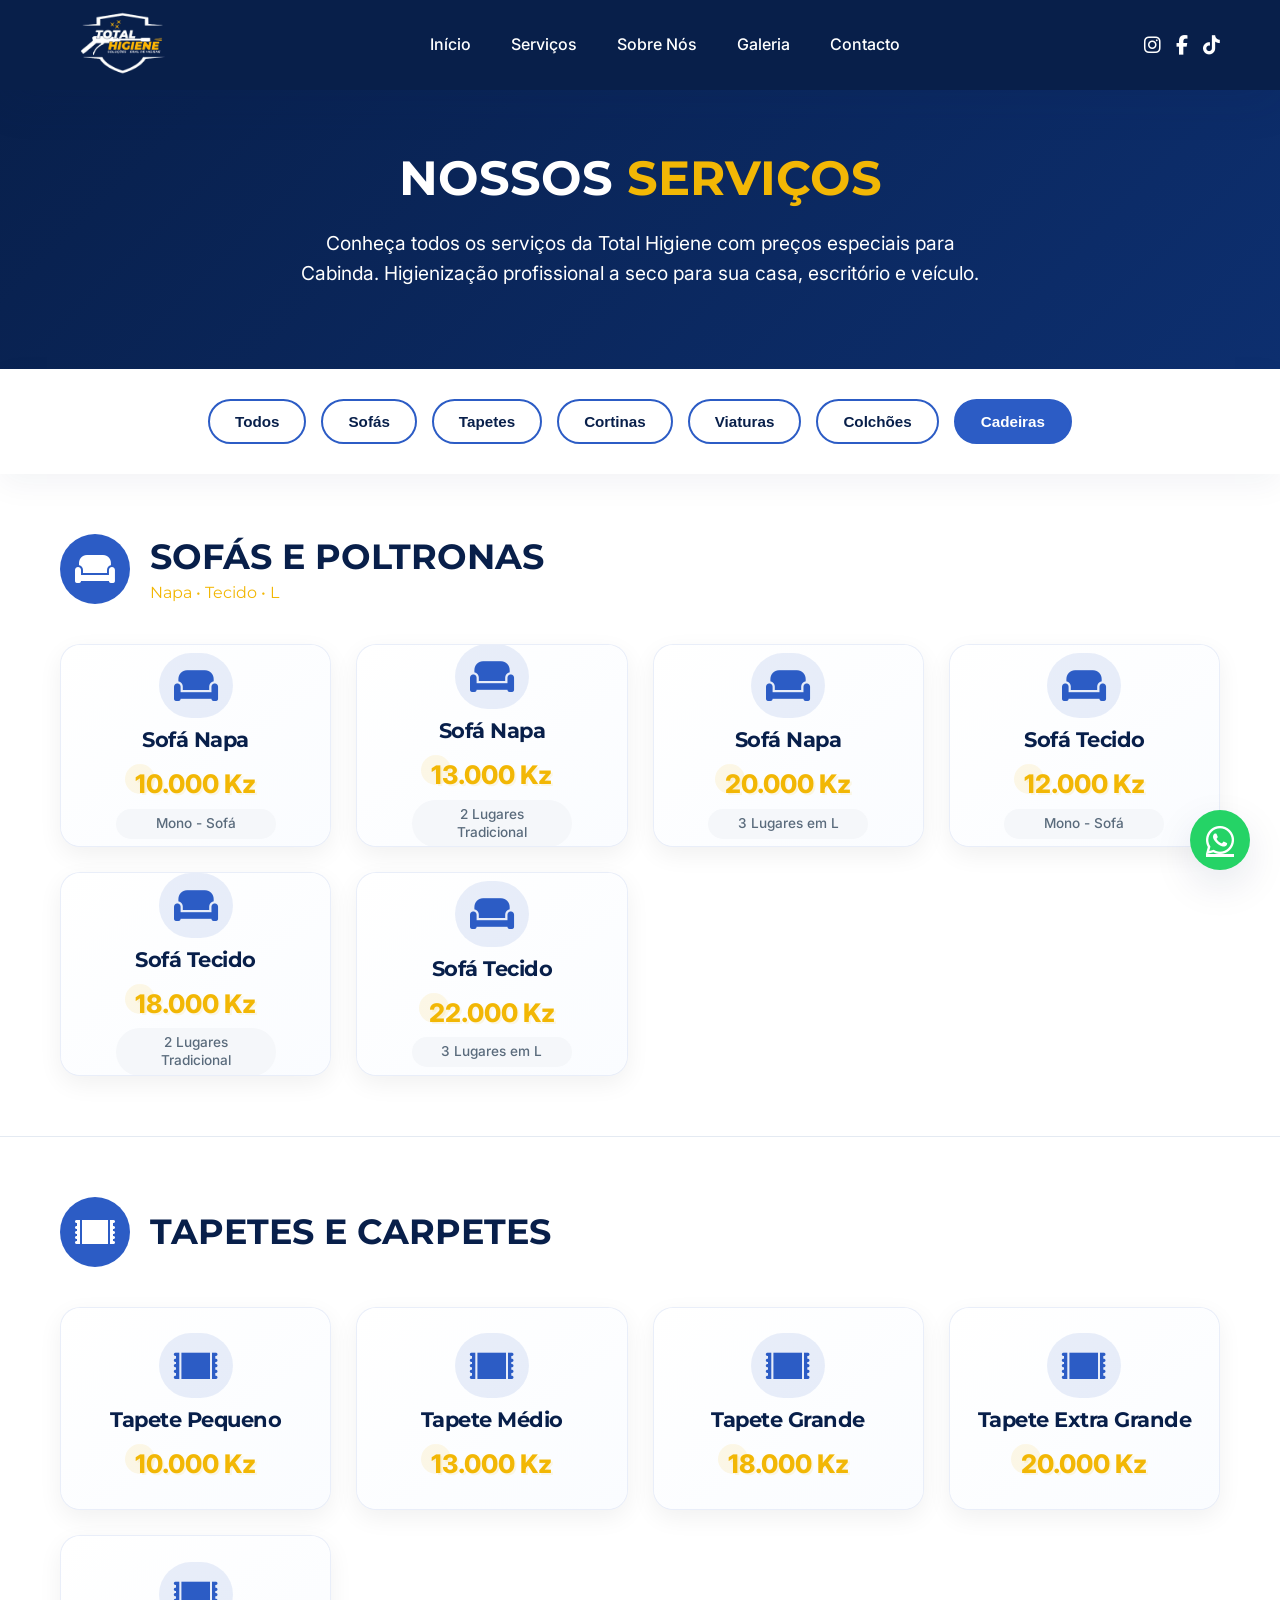
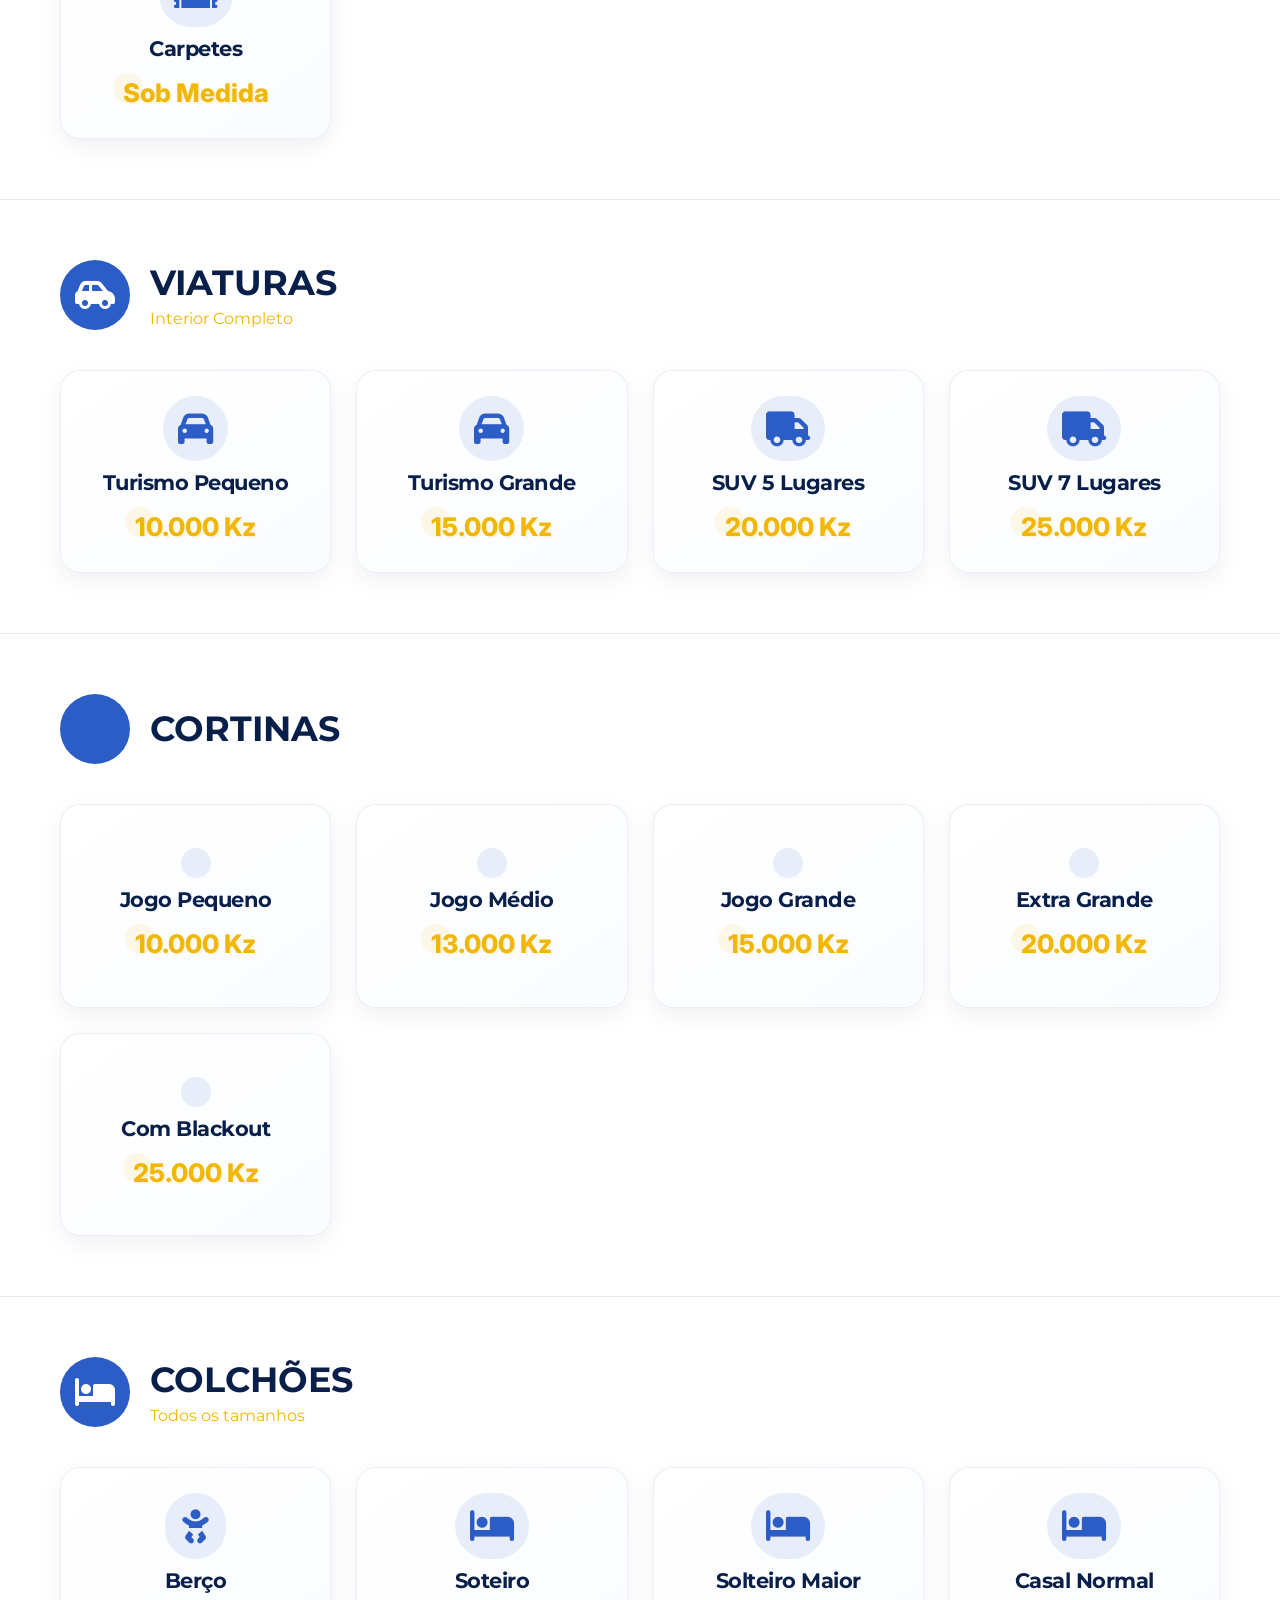
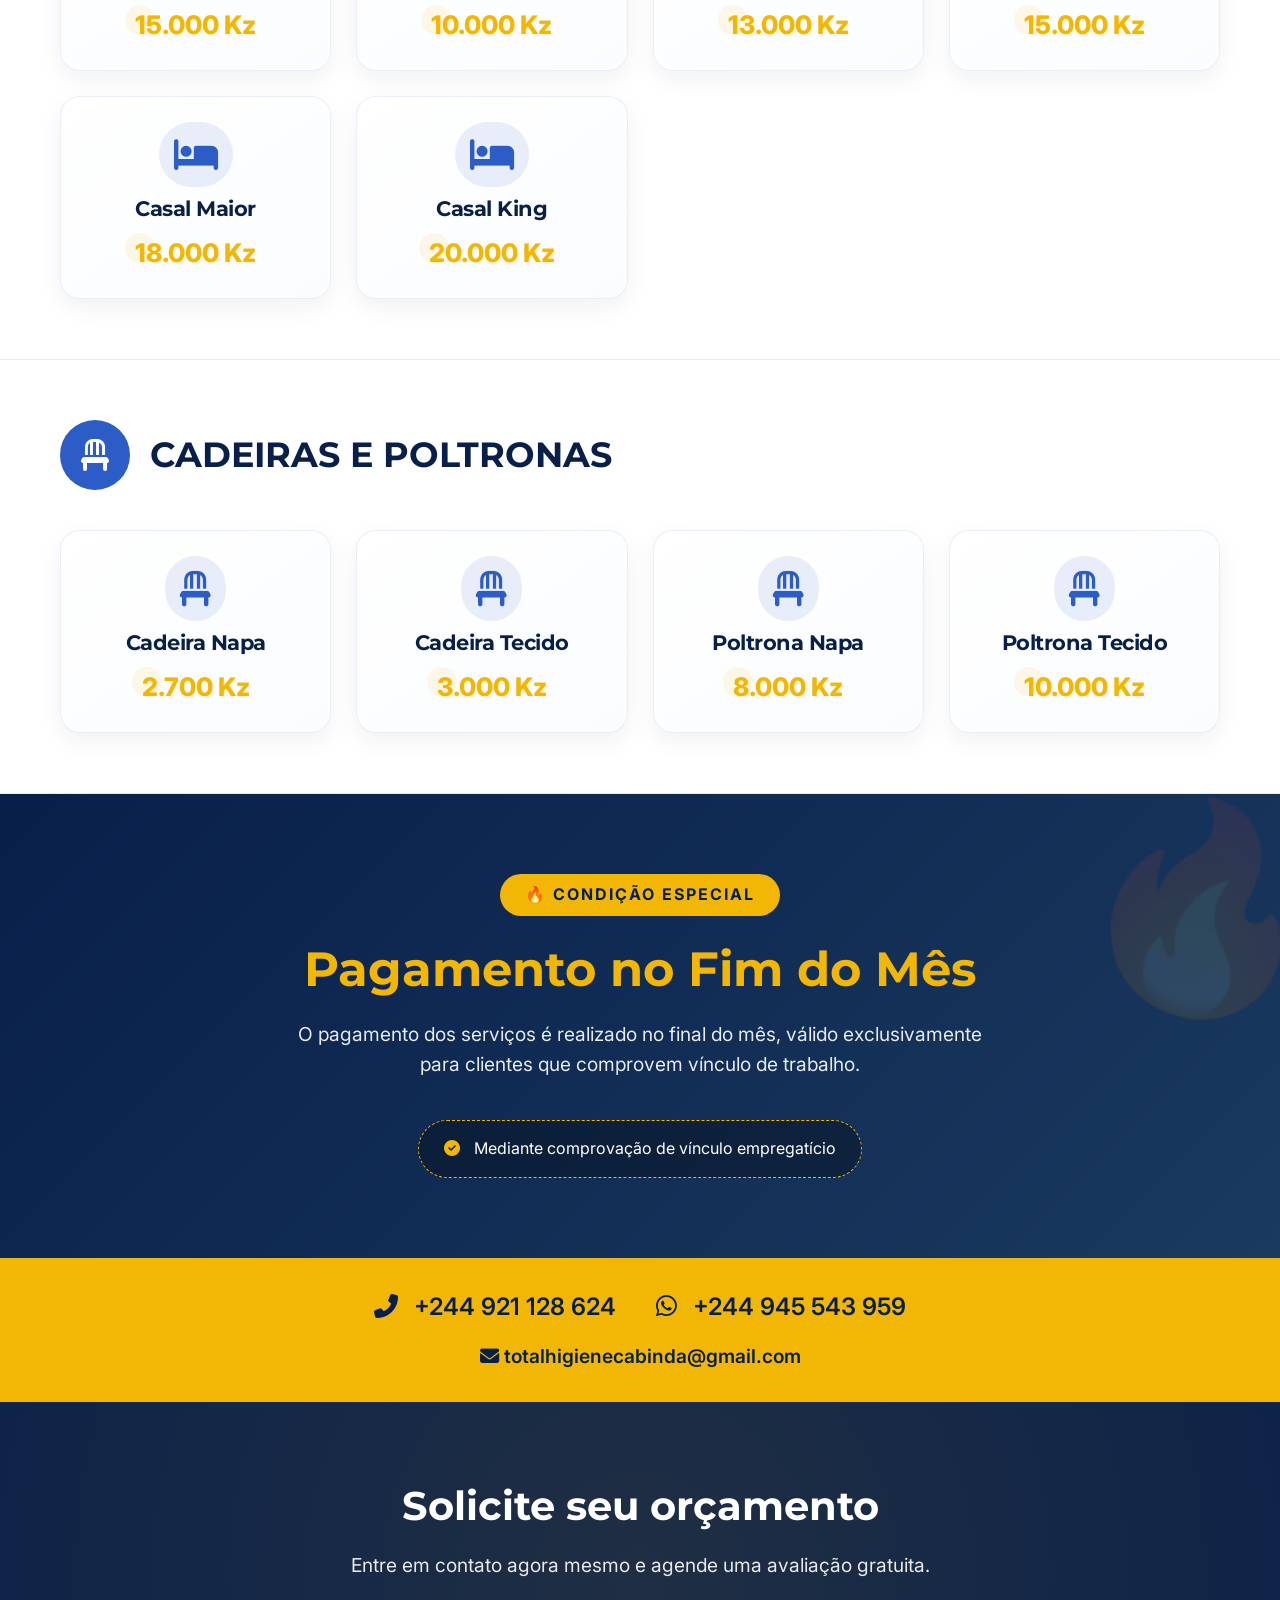
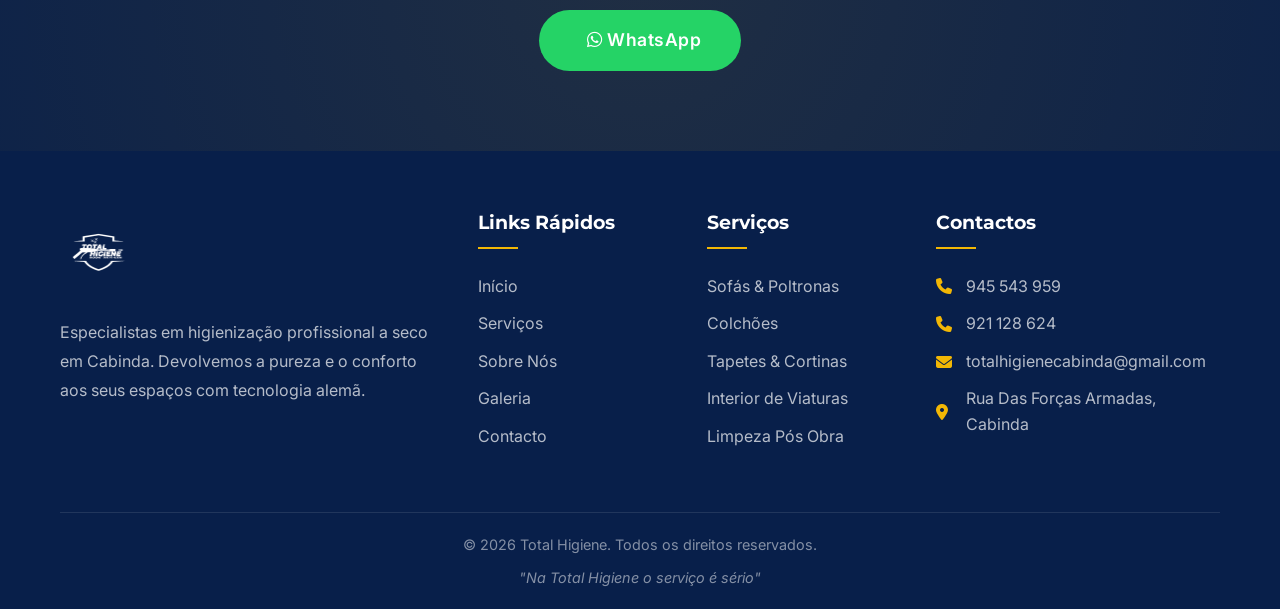
<file: servicos.html>
<!DOCTYPE html>
<html lang="pt-PT">

<head>
    <meta charset="UTF-8">
    <meta name="viewport" content="width=device-width, initial-scale=1.0">
    <title>Total Higiene - Serviços e Preços em Cabinda</title>

    <!-- Meta tags para SEO -->
    <meta name="description"
        content="Conheça todos os serviços da Total Higiene: higienização de sofás, colchões, tapetes, cortinas, viaturas e muito mais. Preços especiais em Cabinda.">
    <meta name="keywords"
        content="higienização, limpeza a seco, sofás, colchões, tapetes, cortinas, viaturas, Cabinda, Angola, preços">
    <meta name="author" content="Total Higiene">

    <!-- Favicon -->
    <link rel="icon" type="image/x-icon" href="images/favicon.ico">

    <!-- Fontes Google -->
    <link rel="preconnect" href="https://fonts.googleapis.com">
    <link rel="preconnect" href="https://fonts.gstatic.com" crossorigin>
    <link
        href="https://fonts.googleapis.com/css2?family=Montserrat:wght@300;400;500;600;700;800&family=Inter:wght@300;400;500;600&display=swap"
        rel="stylesheet">

    <!-- Font Awesome -->
    <link rel="stylesheet" href="https://cdnjs.cloudflare.com/ajax/libs/font-awesome/6.5.1/css/all.min.css">

    <!-- AOS Library -->
    <link href="https://unpkg.com/aos@2.3.1/dist/aos.css" rel="stylesheet">

    <!-- Nossos arquivos CSS -->
    <link rel="stylesheet" href="css/variables.css">
    <link rel="stylesheet" href="css/animations.css">
    <link rel="stylesheet" href="css/style.css">
    <link rel="stylesheet" href="css/responsive.css">

    <!-- CSS específico para página de serviços -->
    <style>
        /* Hero da página de serviços */
        .services-hero {
            background: linear-gradient(135deg, var(--azul-escuro), var(--azul-principal));
            padding: 60px 0 80px;
            text-align: center;
            color: var(--branco);
            margin-top: calc(var(--header-height) * -1);
            padding-top: calc(var(--header-height) + 60px);
        }

        .services-hero__title {
            font-size: 3rem;
            margin-bottom: 20px;
            color: var(--branco);
        }

        .services-hero__title span {
            color: var(--amarelo);
        }

        .services-hero__description {
            font-size: 1.2rem;
            max-width: 700px;
            margin: 0 auto;
            opacity: 0.9;
        }

        /* Filtros de categoria */
        .services-filter {
            background: var(--branco);
            padding: 30px 0;
            box-shadow: var(--sombra-suave);
            position: sticky;
            top: 70px;
            z-index: 99;
        }

        .services-filter__container {
            display: flex;
            justify-content: center;
            gap: 15px;
            flex-wrap: wrap;
        }

        .services-filter__btn {
            padding: 12px 25px;
            border: 2px solid var(--azul-claro);
            background: transparent;
            color: var(--azul-escuro);
            border-radius: 50px;
            font-weight: 600;
            cursor: pointer;
            transition: var(--transition-normal);
            font-size: 0.95rem;
        }

        .services-filter__btn:hover,
        .services-filter__btn.active {
            background: var(--azul-claro);
            color: var(--branco);
            border-color: var(--azul-claro);
        }

        /* Grid de categorias de serviços */
        .services-category {
            padding: 60px 0;
            border-bottom: 1px solid var(--cinza-medio);
            scroll-margin-top: 140px;
        }

        .services-category:last-child {
            border-bottom: none;
        }

        .services-category__header {
            display: flex;
            align-items: center;
            gap: 20px;
            margin-bottom: 40px;
        }

        .services-category__icon {
            width: 70px;
            height: 70px;
            background: var(--azul-claro);
            border-radius: 50%;
            display: flex;
            align-items: center;
            justify-content: center;
            color: var(--branco);
            font-size: 2rem;
        }

        .services-category__title {
            font-size: 2.2rem;
            color: var(--azul-escuro);
            margin: 0;
        }

        .services-category__title span {
            color: var(--amarelo);
            font-size: 1rem;
            display: block;
            font-weight: 400;
            margin-top: 5px;
        }

        /* CARDS DE SERVIÇOS - ALTURA REDUZIDA */

        /* Grid responsivo */
        .services-grid-small {
            display: grid;
            grid-template-columns: repeat(auto-fit, minmax(250px, 1fr));
            gap: 25px;
            margin-top: 40px;
        }

        /* Card base - ALTURA REDUZIDA */
        .service-mini-card {
            background: var(--branco);
            border-radius: 20px;
            box-shadow: 0 8px 25px rgba(0, 0, 0, 0.06);
            border: 1px solid rgba(44, 92, 197, 0.1);
            transition: all 0.4s cubic-bezier(0.175, 0.885, 0.32, 1.275);
            position: relative;
            overflow: hidden;
            cursor: pointer;
            min-height: 180px;
            /* REDUZIDO de 280px para 220px */
            transform-style: preserve-3d;
            width: 100%;
            aspect-ratio: auto;
        }

        /* Frente do card */
        .service-mini-card__front {
            position: absolute;
            width: 100%;
            height: 100%;
            backface-visibility: hidden;
            background: linear-gradient(145deg, var(--branco), #fafcff);
            border-radius: 20px;
            padding: clamp(15px, 3vw, 20px);
            /* REDUZIDO */
            display: flex;
            flex-direction: column;
            align-items: center;
            justify-content: center;
            text-align: center;
            transition: transform 0.6s ease;
            transform: rotateY(0deg);
        }

        /* Verso do card */
        .service-mini-card__back {
            position: absolute;
            width: 100%;
            height: 100%;
            backface-visibility: hidden;
            background: linear-gradient(135deg, var(--azul-claro), var(--azul-escuro));
            border-radius: 20px;
            padding: clamp(15px, 3vw, 20px);
            /* REDUZIDO */
            display: flex;
            flex-direction: column;
            align-items: center;
            justify-content: center;
            text-align: center;
            transition: transform 0.6s ease;
            transform: rotateY(180deg);
            color: var(--branco);
        }

        .service-mini-card:hover {
            transform: translateY(-8px);
            box-shadow: 0 20px 40px rgba(8, 31, 74, 0.15);
            border-color: var(--amarelo);
        }

        .service-mini-card:hover .service-mini-card__back {
            transform: rotateY(360deg);
        }

        /* Ícone da frente - REDUZIDO */
        .service-mini-card__front i {
            font-size: clamp(1.8rem, 3.5vw, 2.2rem);
            /* REDUZIDO */
            color: var(--azul-claro);
            margin-bottom: clamp(5px, 1.5vh, 10px);
            /* REDUZIDO */
            background: rgba(44, 92, 197, 0.1);
            padding: clamp(12px, 2.5vw, 15px);
            /* REDUZIDO */
            border-radius: 60px;
            transition: all 0.3s ease;
        }

        .service-mini-card:hover .service-mini-card__front i {
            background: var(--azul-claro);
            color: var(--branco);
            transform: scale(1.1);
        }

        /* Título da frente - REDUZIDO */
        .service-mini-card__front h4 {
            font-size: clamp(1.1rem, 2.5vw, 1.3rem);
            /* REDUZIDO */
            color: var(--azul-escuro);
            margin-bottom: clamp(4px, 1vh, 8px);
            /* REDUZIDO */
            font-weight: 700;
            letter-spacing: -0.5px;
            line-height: 1.2;
            word-break: break-word;
        }

        /* Preço - REDUZIDO */
        .service-mini-card__front .price {
            font-size: clamp(1.3rem, 3vw, 1.6rem);
            /* REDUZIDO */
            font-weight: 800;
            color: var(--amarelo);
            margin: clamp(4px, 1vh, 8px) 0 clamp(2px, 0.5vh, 4px);
            /* REDUZIDO */
            text-shadow: 2px 2px 0 rgba(242, 183, 5, 0.1);
            position: relative;
            display: inline-block;
            line-height: 1.2;
        }

        .service-mini-card__front .price::before {
            content: '';
            position: absolute;
            top: -5px;
            left: -10px;
            width: 30px;
            /* REDUZIDO */
            height: 30px;
            /* REDUZIDO */
            background: rgba(242, 183, 5, 0.1);
            border-radius: 50%;
            z-index: -1;
        }

        /* Descrição - REDUZIDA */
        .service-mini-card__front p {
            color: var(--texto-claro);
            font-size: clamp(0.75rem, 1.8vw, 0.85rem);
            /* REDUZIDO */
            font-weight: 500;
            background: var(--cinza-claro);
            padding: clamp(4px, 1vh, 6px) clamp(8px, 1.5vw, 12px);
            /* REDUZIDO */
            border-radius: 50px;
            margin-top: clamp(3px, 0.8vh, 5px);
            /* REDUZIDO */
            line-height: 1.3;
            width: 100%;
            max-width: 160px;
            /* REDUZIDO */
            word-break: break-word;
        }

        /* Ícone do verso - REDUZIDO */
        .service-mini-card__back i {
            font-size: clamp(2.2rem, 4vw, 2.5rem);
            /* REDUZIDO */
            color: var(--amarelo);
            margin-bottom: clamp(5px, 1.5vh, 10px);
            /* REDUZIDO */
            filter: drop-shadow(0 5px 15px rgba(0, 0, 0, 0.2));
            animation: pulse 2s infinite;
        }

        /* Título do verso - REDUZIDO */
        .service-mini-card__back h4 {
            color: var(--branco);
            margin-bottom: clamp(4px, 1vh, 8px);
            /* REDUZIDO */
            font-size: clamp(1rem, 2.5vw, 1.2rem);
            /* REDUZIDO */
            font-weight: 700;
            line-height: 1.2;
            word-break: break-word;
        }

        /* Texto do verso - REDUZIDO */
        .service-mini-card__back p {
            color: rgba(255, 255, 255, 0.9);
            margin-bottom: clamp(5px, 1.5vh, 10px);
            /* REDUZIDO */
            font-size: clamp(0.75rem, 1.8vw, 0.85rem);
            /* REDUZIDO */
            line-height: 1.4;
            font-weight: 400;
            word-break: break-word;
            padding: 0 5px;
            /* REDUZIDO */
        }

        /* Botão WhatsApp - REDUZIDO */
        .btn-whatsapp-small {
            background: var(--amarelo);
            color: var(--azul-escuro);
            border: none;
            padding: clamp(8px, 2vh, 10px) clamp(14px, 2.5vw, 18px);
            /* REDUZIDO */
            border-radius: 60px;
            font-weight: 700;
            font-size: clamp(0.75rem, 1.8vw, 0.85rem);
            /* REDUZIDO */
            text-decoration: none;
            margin-top: 5px;
            /* REDUZIDO */
            transition: all 0.3s ease;
            display: inline-flex;
            align-items: center;
            justify-content: center;
            gap: 6px;
            /* REDUZIDO */
            cursor: pointer;
            box-shadow: 0 8px 20px rgba(0, 0, 0, 0.2);
            letter-spacing: 0.5px;
            width: auto;
            min-width: 110px;
            /* REDUZIDO */
            max-width: 150px;
            /* REDUZIDO */
            white-space: nowrap;
        }

        .btn-whatsapp-small i {
            font-size: 0.9rem;
            /* REDUZIDO */
            color: var(--azul-escuro);
            animation: none !important;
        }

        .btn-whatsapp-small:hover {
            background: var(--whatsapp);
            color: var(--branco);
            transform: scale(1.05);
            box-shadow: 0 15px 30px rgba(37, 211, 102, 0.4);
        }

        .btn-whatsapp-small:hover i {
            color: var(--branco);
        }

        /* ===== BREAKPOINTS ESPECÍFICOS ===== */

        /* Desktop Grande (1400px+) */
        @media (min-width: 1400px) {
            .services-grid-small {
                grid-template-columns: repeat(4, 1fr);
                gap: 30px;
            }

            .service-mini-card {
                min-height: 160px;
                /* Altura menor para telas muito largas */
                aspect-ratio: 4/3;
                /* Proporção mais retangular horizontal */
            }
        }

        /* Desktop Médio (1200px - 1399px) */
        @media (min-width: 1200px) and (max-width: 1399px) {
            .service-mini-card {
                min-height: 170px;
                aspect-ratio: 4/3;
            }
        }

        /* Desktop Pequeno / Tablet Grande (992px - 1199px) */
        @media (max-width: 1199px) and (min-width: 993px) {
            .services-grid-small {
                grid-template-columns: repeat(3, 1fr);
                gap: 20px;
            }

            .service-mini-card {
                min-height: 200px;
                /* REDUZIDO de 260px para 200px */
                aspect-ratio: 3/4;
            }
        }

        /* Tablet (768px - 992px) */
        @media (max-width: 992px) {
            .services-grid-small {
                grid-template-columns: repeat(2, 1fr);
                gap: 20px;
            }

            .service-mini-card {
                min-height: 210px;
                /* REDUZIDO de 260px para 210px */
                aspect-ratio: auto;
            }

            .service-mini-card__front,
            .service-mini-card__back {
                padding: 15px;
            }

            .service-mini-card__front i {
                font-size: 1.8rem;
                padding: 8px;
            }

            .service-mini-card__front h4 {
                font-size: 1.1rem;
                margin-bottom: 5px;
            }

            .service-mini-card__front .price {
                font-size: 1.4rem;
            }

            .service-mini-card__back i {
                font-size: 2.2rem;
            }

            .service-mini-card__back h4 {
                font-size: 1.1rem;
            }

            .btn-whatsapp-small {
                min-width: 100px;
                padding: 8px 14px;
            }
        }

        /* Mobile Grande (576px - 768px) */
        @media (max-width: 768px) {
            .services-grid-small {
                grid-template-columns: repeat(2, 1fr);
                gap: 15px;
                margin-top: 30px;
            }

            .service-mini-card {
                min-height: 180px;
                /* REDUZIDO de 220px para 180px */
            }

            .service-mini-card__front,
            .service-mini-card__back {
                padding: 12px;
            }

            .service-mini-card__front i {
                font-size: 1.5rem;
                padding: 10px;
                margin-bottom: 5px;
            }

            .service-mini-card__front h4 {
                font-size: 1rem;
                margin-bottom: 4px;
            }

            .service-mini-card__front .price {
                font-size: 1.2rem;
                margin: 4px 0 2px;
            }

            .service-mini-card__front p {
                font-size: 0.7rem;
                padding: 3px 8px;
                max-width: 120px;
            }

            .service-mini-card__back i {
                font-size: 1.6rem;
                margin-bottom: 5px;
            }

            .service-mini-card__back h4 {
                font-size: 0.9rem;
                margin-bottom: 4px;
            }

            .service-mini-card__back p {
                font-size: 0.65rem;
                margin-bottom: 5px;
                padding: 0 3px;
            }

            .btn-whatsapp-small {
                min-width: 80px;
                padding: 6px 10px;
                font-size: 0.65rem;
                gap: 4px;
            }

            .btn-whatsapp-small i {
                font-size: 0.8rem;
            }

            .services-category__header {
                flex-direction: column;
                text-align: center;
            }

            .services-filter__btn {
                padding: 8px 15px;
                font-size: 0.8rem;
            }

            .services-contact-bar__phones {
                font-size: 1.2rem;
                gap: 20px;
            }
        }

        /* Mobile Pequeno (320px - 576px) */
        @media (max-width: 576px) {
            .services-grid-small {
                grid-template-columns: 1fr;
                gap: 20px;
                max-width: 300px;
                margin-left: auto;
                margin-right: auto;
            }

            .service-mini-card {
                min-height: 220px;
                /* REDUZIDO de 280px para 220px */
                aspect-ratio: auto;
                width: 100%;
            }

            .service-mini-card__front,
            .service-mini-card__back {
                padding: 20px;
            }

            .service-mini-card__front i {
                font-size: 1.8rem;
                padding: 14px;
                margin-bottom: 8px;
            }

            .service-mini-card__front h4 {
                font-size: 1.1rem;
                margin-bottom: 6px;
            }

            .service-mini-card__front .price {
                font-size: 1.3rem;
                margin: 6px 0 3px;
            }

            .service-mini-card__front p {
                font-size: 0.75rem;
                padding: 4px 10px;
                max-width: 140px;
            }

            .service-mini-card__back i {
                font-size: 2rem;
                margin-bottom: 8px;
            }

            .service-mini-card__back h4 {
                font-size: 1rem;
                margin-bottom: 6px;
            }

            .service-mini-card__back p {
                font-size: 0.7rem;
                margin-bottom: 8px;
            }

            .btn-whatsapp-small {
                min-width: 110px;
                padding: 8px 12px;
                font-size: 0.7rem;
            }

            /* Ajuste para telas muito pequenas (menos de 380px) */
            @media (max-width: 380px) {
                .service-mini-card {
                    min-height: 190px;
                }

                .service-mini-card__front i {
                    font-size: 1.5rem;
                    padding: 12px;
                }

                .service-mini-card__front h4 {
                    font-size: 0.95rem;
                }

                .service-mini-card__front .price {
                    font-size: 1.1rem;
                }

                .service-mini-card__front p {
                    font-size: 0.65rem;
                    padding: 3px 8px;
                    max-width: 120px;
                }

                .service-mini-card__back i {
                    font-size: 1.6rem;
                }

                .service-mini-card__back h4 {
                    font-size: 0.85rem;
                }

                .service-mini-card__back p {
                    font-size: 0.6rem;
                }

                .btn-whatsapp-small {
                    min-width: 90px;
                    padding: 6px 10px;
                    font-size: 0.6rem;
                }
            }
        }

        /* Orientação paisagem em mobile */
        @media (max-height: 600px) and (orientation: landscape) {
            .services-grid-small {
                grid-template-columns: repeat(3, 1fr);
                gap: 15px;
            }

            .service-mini-card {
                min-height: 150px;
            }

            .service-mini-card__front i {
                font-size: 1.2rem;
                padding: 8px;
                margin-bottom: 4px;
            }

            .service-mini-card__front h4 {
                font-size: 0.85rem;
                margin-bottom: 3px;
            }

            .service-mini-card__front .price {
                font-size: 1rem;
                margin: 3px 0 2px;
            }

            .service-mini-card__front p {
                font-size: 0.6rem;
                padding: 2px 6px;
                max-width: 100px;
            }

            .btn-whatsapp-small {
                min-width: 70px;
                padding: 5px 8px;
                font-size: 0.6rem;
            }
        }

        /* Animações */
        @keyframes cardPop {
            0% {
                transform: scale(1);
            }

            50% {
                transform: scale(1.02);
            }

            100% {
                transform: scale(1);
            }
        }

        .service-mini-card:hover {
            animation: cardPop 0.3s ease;
        }

        @keyframes pulse {
            0% {
                transform: scale(1);
            }

            50% {
                transform: scale(1.05);
            }

            100% {
                transform: scale(1);
            }
        }

        /* Informações de contato nos serviços */
        .services-contact-bar {
            background: var(--amarelo);
            padding: 30px 0;
            text-align: center;
            color: var(--azul-escuro);
            font-weight: 600;
        }

        .services-contact-bar__phones {
            display: flex;
            justify-content: center;
            gap: 40px;
            flex-wrap: wrap;
            font-size: 1.5rem;
        }

        .services-contact-bar__phones i {
            margin-right: 10px;
            color: var(--azul-escuro);
        }

        .services-contact-bar__email {
            margin-top: 15px;
            font-size: 1.2rem;
        }

        /* Botão WhatsApp flutuante */
        .whatsapp-float {
            position: fixed;
            bottom: 30px;
            right: 30px;
            background: var(--whatsapp);
            color: var(--branco);
            width: 60px;
            height: 60px;
            border-radius: 50%;
            display: flex;
            align-items: center;
            justify-content: center;
            font-size: 2rem;
            box-shadow: var(--sombra-media);
            z-index: 999;
            transition: var(--transition-normal);
            animation: pulse 2s infinite;
        }

        .whatsapp-float:hover {
            transform: scale(1.1);
            background: var(--whatsapp-hover);
        }

        /* Media queries adicionais para responsividade geral */
        @media (max-width: 992px) {
            .services-category__title {
                font-size: 1.8rem;
            }
        }

        @media (max-width: 768px) {
            .services-hero__title {
                font-size: 2.2rem;
            }

            .services-hero__description {
                font-size: 1rem;
            }

            .services-category__title {
                font-size: 1.5rem;
            }

            .services-category__icon {
                width: 60px;
                height: 60px;
                font-size: 1.5rem;
            }
        }

        @media (max-width: 576px) {
            .services-hero {
                padding: 40px 0 60px;
                padding-top: calc(var(--header-height) + 40px);
            }

            .services-hero__title {
                font-size: 1.8rem;
            }

            .services-filter__btn {
                padding: 6px 12px;
                font-size: 0.75rem;
            }

            .services-contact-bar__phones {
                font-size: 1rem;
                gap: 15px;
                flex-direction: column;
                align-items: center;
            }

            .services-contact-bar__email {
                font-size: 0.9rem;
            }

            .whatsapp-float {
                width: 50px;
                height: 50px;
                font-size: 1.5rem;
                bottom: 20px;
                right: 20px;
            }
        }
    </style>
</head>

<body>
    <!-- HEADER -->
    <header class="header">
        <div class="container header__container">
            <div class="header__logo">
                <a href="index.html">
                    <img src="images/totalHigiene.png" alt="Total Higiene Logo" class="header__logo-img">
                </a>
            </div>

            <nav class="header__nav">
                <ul class="header__menu">
                    <li class="header__menu-item"><a href="index.html" class="header__menu-link">Início</a></li>
                    <li class="header__menu-item"><a href="servicos.html" class="header__menu-link active">Serviços</a>
                    </li>
                    <li class="header__menu-item"><a href="sobre.html" class="header__menu-link">Sobre Nós</a></li>
                    <li class="header__menu-item"><a href="galeria.html" class="header__menu-link">Galeria</a></li>
                    <li class="header__menu-item"><a href="contacto.html" class="header__menu-link">Contacto</a></li>
                </ul>
            </nav>

            <div class="header__social">
                <a href="https://www.instagram.com/totalhigiene_cabinda" target="_blank" class="header__social-link"><i
                        class="fab fa-instagram"></i></a>
                <a href="https://www.facebook.com/share/1CXgDH3zJT" target="_blank" class="header__social-link"><i
                        class="fab fa-facebook-f"></i></a>
                <a href="https://www.tiktok.com/@total.higiene" target="_blank" class="header__social-link"><i
                        class="fab fa-tiktok"></i></a>
            </div>

            <button class="header__mobile-btn" id="mobile-menu-btn">
                <i class="fas fa-bars"></i>
            </button>
        </div>
    </header>

    <!-- MOBILE MENU -->
    <div class="mobile-menu" id="mobile-menu">
        <div class="mobile-menu__header">
            <img src="images/totalHigiene.png" alt="Total Higiene" class="mobile-menu__logo">
            <button class="mobile-menu__close" id="close-menu-btn"><i class="fas fa-times"></i></button>
        </div>
        <ul class="mobile-menu__list">
            <li class="mobile-menu__item"><a href="index.html" class="mobile-menu__link">Início</a></li>
            <li class="mobile-menu__item"><a href="servicos.html" class="mobile-menu__link">Serviços</a></li>
            <li class="mobile-menu__item"><a href="sobre.html" class="mobile-menu__link">Sobre Nós</a></li>
            <li class="mobile-menu__item"><a href="galeria.html" class="mobile-menu__link">Galeria</a></li>
            <li class="mobile-menu__item"><a href="contacto.html" class="mobile-menu__link">Contacto</a></li>
        </ul>
        <div class="mobile-menu__social">
            <a href="https://www.instagram.com/totalhigiene_cabinda" target="_blank" class="mobile-menu__social-link"><i
                    class="fab fa-instagram"></i></a>
            <a href="https://www.facebook.com/share/1CXgDH3zJT" target="_blank" class="mobile-menu__social-link"><i
                    class="fab fa-facebook-f"></i></a>
            <a href="https://www.tiktok.com/@total.higiene" target="_blank" class="mobile-menu__social-link"><i
                    class="fab fa-tiktok"></i></a>
        </div>
    </div>

    <main>
        <!-- HERO DA PÁGINA DE SERVIÇOS -->
        <section class="services-hero">
            <div class="container">
                <h1 class="services-hero__title" data-aos="fade-up">
                    NOSSOS <span>SERVIÇOS</span>
                </h1>
                <p class="services-hero__description" data-aos="fade-up" data-aos-delay="100">
                    Conheça todos os serviços da Total Higiene com preços especiais para Cabinda.
                    Higienização profissional a seco para sua casa, escritório e veículo.
                </p>
            </div>
        </section>

        <!-- FILTRO RÁPIDO (âncoras) -->
        <div class="services-filter" id="servicesFilter">
            <div class="container services-filter__container">
                <button class="services-filter__btn active" data-filter="all">Todos</button>
                <button class="services-filter__btn" data-filter="sofas">Sofás</button>
                <button class="services-filter__btn" data-filter="tapetes">Tapetes</button>
                <button class="services-filter__btn" data-filter="cortinas">Cortinas</button>
                <button class="services-filter__btn" data-filter="viaturas">Viaturas</button>
                <button class="services-filter__btn" data-filter="colchoes">Colchões</button>
                <button class="services-filter__btn" data-filter="cadeiras">Cadeiras</button>
            </div>
        </div>



        <!-- CATEGORIA: SOFÁS (NAPA E TECIDO) -->
        <section id="sofas" class="services-category" data-category="sofas">
            <div class="container">
                <div class="services-category__header" data-aos="fade-right">
                    <div class="services-category__icon">
                        <i class="fas fa-couch"></i>
                    </div>
                    <h2 class="services-category__title">
                        SOFÁS E POLTRONAS
                        <span>Napa • Tecido • L</span>
                    </h2>
                </div>

                <div class="services-grid-small">
                    <!-- Sofá Napa - Mono -->
                    <div class="service-mini-card" data-aos="zoom-in" data-aos-delay="100">
                        <div class="service-mini-card__front">
                            <i class="fas fa-couch"></i>
                            <h4>Sofá Napa</h4>
                            <div class="price">10.000 Kz</div>
                            <p>Mono - Sofá</p>
                        </div>
                        <div class="service-mini-card__back">
                            <i class="fab fa-whatsapp"></i>
                            <h4>Solicitar Orçamento</h4>
                            <p>Sofá Napa - Mono</p>
                            <a href="https://wa.me/244945543959?text=Olá! Gostaria de um orçamento para Sofá Napa - Mono (10.000 Kz)"
                                target="_blank" class="btn-whatsapp-small">
                                <i class="fab fa-whatsapp"></i> WhatsApp
                            </a>
                        </div>
                    </div>

                    <!-- Sofá Napa - 2 Lugares -->
                    <div class="service-mini-card" data-aos="zoom-in" data-aos-delay="150">
                        <div class="service-mini-card__front">
                            <i class="fas fa-couch"></i>
                            <h4>Sofá Napa</h4>
                            <div class="price">13.000 Kz</div>
                            <p>2 Lugares Tradicional</p>
                        </div>
                        <div class="service-mini-card__back">
                            <i class="fab fa-whatsapp"></i>
                            <h4>Solicitar Orçamento</h4>
                            <p>Sofá Napa - 2 Lugares</p>
                            <a href="https://wa.me/244945543959?text=Olá! Gostaria de um orçamento para Sofá Napa - 2 Lugares (13.000 Kz)"
                                target="_blank" class="btn-whatsapp-small">
                                <i class="fab fa-whatsapp"></i> WhatsApp
                            </a>
                        </div>
                    </div>

                    <!-- Sofá Napa - 3 Lugares L -->
                    <div class="service-mini-card" data-aos="zoom-in" data-aos-delay="200">
                        <div class="service-mini-card__front">
                            <i class="fas fa-couch"></i>
                            <h4>Sofá Napa</h4>
                            <div class="price">20.000 Kz</div>
                            <p>3 Lugares em L</p>
                        </div>
                        <div class="service-mini-card__back">
                            <i class="fab fa-whatsapp"></i>
                            <h4>Solicitar Orçamento</h4>
                            <p>Sofá Napa - 3 Lugares L</p>
                            <a href="https://wa.me/244945543959?text=Olá! Gostaria de um orçamento para Sofá Napa - 3 Lugares L (20.000 Kz)"
                                target="_blank" class="btn-whatsapp-small">
                                <i class="fab fa-whatsapp"></i> WhatsApp
                            </a>
                        </div>
                    </div>

                    <!-- Sofá Tecido - Mono -->
                    <div class="service-mini-card" data-aos="zoom-in" data-aos-delay="250">
                        <div class="service-mini-card__front">
                            <i class="fas fa-couch"></i>
                            <h4>Sofá Tecido</h4>
                            <div class="price">12.000 Kz</div>
                            <p>Mono - Sofá</p>
                        </div>
                        <div class="service-mini-card__back">
                            <i class="fab fa-whatsapp"></i>
                            <h4>Solicitar Orçamento</h4>
                            <p>Sofá Tecido - Mono</p>
                            <a href="https://wa.me/244945543959?text=Olá! Gostaria de um orçamento para Sofá Tecido - Mono (12.000 Kz)"
                                target="_blank" class="btn-whatsapp-small">
                                <i class="fab fa-whatsapp"></i> WhatsApp
                            </a>
                        </div>
                    </div>

                    <!-- Sofá Tecido - 2 Lugares -->
                    <div class="service-mini-card" data-aos="zoom-in" data-aos-delay="300">
                        <div class="service-mini-card__front">
                            <i class="fas fa-couch"></i>
                            <h4>Sofá Tecido</h4>
                            <div class="price">18.000 Kz</div>
                            <p>2 Lugares Tradicional</p>
                        </div>
                        <div class="service-mini-card__back">
                            <i class="fab fa-whatsapp"></i>
                            <h4>Solicitar Orçamento</h4>
                            <p>Sofá Tecido - 2 Lugares</p>
                            <a href="https://wa.me/244945543959?text=Olá! Gostaria de um orçamento para Sofá Tecido - 2 Lugares (18.000 Kz)"
                                target="_blank" class="btn-whatsapp-small">
                                <i class="fab fa-whatsapp"></i> WhatsApp
                            </a>
                        </div>
                    </div>

                    <!-- Sofá Tecido - 3 Lugares L -->
                    <div class="service-mini-card" data-aos="zoom-in" data-aos-delay="350">
                        <div class="service-mini-card__front">
                            <i class="fas fa-couch"></i>
                            <h4>Sofá Tecido</h4>
                            <div class="price">22.000 Kz</div>
                            <p>3 Lugares em L</p>
                        </div>
                        <div class="service-mini-card__back">
                            <i class="fab fa-whatsapp"></i>
                            <h4>Solicitar Orçamento</h4>
                            <p>Sofá Tecido - 3 Lugares L</p>
                            <a href="https://wa.me/244945543959?text=Olá! Gostaria de um orçamento para Sofá Tecido - 3 Lugares L (22.000 Kz)"
                                target="_blank" class="btn-whatsapp-small">
                                <i class="fab fa-whatsapp"></i> WhatsApp
                            </a>
                        </div>
                    </div>
                </div>
            </div>
        </section>

        <!-- CATEGORIA: TAPETES E CARPETES -->
        <section id="tapetes" class="services-category" data-category="tapetes">
            <div class="container">
                <div class="services-category__header" data-aos="fade-right">
                    <div class="services-category__icon">
                        <i class="fas fa-rug"></i>
                    </div>
                    <h2 class="services-category__title">
                        TAPETES E CARPETES
                    </h2>
                </div>

                <div class="services-grid-small">
                    <!-- Tapete Pequeno -->
                    <div class="service-mini-card" data-aos="zoom-in" data-aos-delay="100">
                        <div class="service-mini-card__front">
                            <i class="fas fa-rug"></i>
                            <h4>Tapete Pequeno</h4>
                            <div class="price">10.000 Kz</div>
                        </div>
                        <div class="service-mini-card__back">
                            <i class="fab fa-whatsapp"></i>
                            <h4>Solicitar Orçamento</h4>
                            <p>Tapete Pequeno</p>
                            <a href="https://wa.me/244945543959?text=Olá! Gostaria de um orçamento para Tapete Pequeno (10.000 Kz)"
                                target="_blank" class="btn-whatsapp-small">
                                <i class="fab fa-whatsapp"></i> WhatsApp
                            </a>
                        </div>
                    </div>

                    <!-- Tapete Médio -->
                    <div class="service-mini-card" data-aos="zoom-in" data-aos-delay="150">
                        <div class="service-mini-card__front">
                            <i class="fas fa-rug"></i>
                            <h4>Tapete Médio</h4>
                            <div class="price">13.000 Kz</div>
                        </div>
                        <div class="service-mini-card__back">
                            <i class="fab fa-whatsapp"></i>
                            <h4>Solicitar Orçamento</h4>
                            <p>Tapete Médio</p>
                            <a href="https://wa.me/244945543959?text=Olá! Gostaria de um orçamento para Tapete Médio (13.000 Kz)"
                                target="_blank" class="btn-whatsapp-small">
                                <i class="fab fa-whatsapp"></i> WhatsApp
                            </a>
                        </div>
                    </div>

                    <!-- Tapete Grande -->
                    <div class="service-mini-card" data-aos="zoom-in" data-aos-delay="200">
                        <div class="service-mini-card__front">
                            <i class="fas fa-rug"></i>
                            <h4>Tapete Grande</h4>
                            <div class="price">18.000 Kz</div>
                        </div>
                        <div class="service-mini-card__back">
                            <i class="fab fa-whatsapp"></i>
                            <h4>Solicitar Orçamento</h4>
                            <p>Tapete Grande</p>
                            <a href="https://wa.me/244945543959?text=Olá! Gostaria de um orçamento para Tapete Grande (18.000 Kz)"
                                target="_blank" class="btn-whatsapp-small">
                                <i class="fab fa-whatsapp"></i> WhatsApp
                            </a>
                        </div>
                    </div>

                    <!-- Tapete Extra Grande -->
                    <div class="service-mini-card" data-aos="zoom-in" data-aos-delay="250">
                        <div class="service-mini-card__front">
                            <i class="fas fa-rug"></i>
                            <h4>Tapete Extra Grande</h4>
                            <div class="price">20.000 Kz</div>
                        </div>
                        <div class="service-mini-card__back">
                            <i class="fab fa-whatsapp"></i>
                            <h4>Solicitar Orçamento</h4>
                            <p>Tapete Extra Grande</p>
                            <a href="https://wa.me/244945543959?text=Olá! Gostaria de um orçamento para Tapete Extra Grande (20.000 Kz)"
                                target="_blank" class="btn-whatsapp-small">
                                <i class="fab fa-whatsapp"></i> WhatsApp
                            </a>
                        </div>
                    </div>

                    <!-- Carpete -->
                    <div class="service-mini-card" data-aos="zoom-in" data-aos-delay="300">
                        <div class="service-mini-card__front">
                            <i class="fas fa-rug"></i>
                            <h4>Carpetes</h4>
                            <div class="price">Sob Medida</div>
                        </div>
                        <div class="service-mini-card__back">
                            <i class="fab fa-whatsapp"></i>
                            <h4>Solicitar Orçamento</h4>
                            <p>Carpete - Sob Medida</p>
                            <a href="https://wa.me/244945543959?text=Olá! Gostaria de um orçamento para Carpete (Sob Medida)"
                                target="_blank" class="btn-whatsapp-small">
                                <i class="fab fa-whatsapp"></i> WhatsApp
                            </a>
                        </div>
                    </div>
                </div>
            </div>
        </section>

        <!-- CATEGORIA: VIATURAS -->
        <section id="viaturas" class="services-category" data-category="viaturas">
            <div class="container">
                <div class="services-category__header" data-aos="fade-right">
                    <div class="services-category__icon">
                        <i class="fas fa-car-side"></i>
                    </div>
                    <h2 class="services-category__title">
                        VIATURAS
                        <span>Interior Completo</span>
                    </h2>
                </div>

                <div class="services-grid-small">
                    <!-- Turismo Pequeno -->
                    <div class="service-mini-card" data-aos="zoom-in" data-aos-delay="100">
                        <div class="service-mini-card__front">
                            <i class="fas fa-car"></i>
                            <h4>Turismo Pequeno</h4>
                            <div class="price">10.000 Kz</div>
                        </div>
                        <div class="service-mini-card__back">
                            <i class="fab fa-whatsapp"></i>
                            <h4>Solicitar Orçamento</h4>
                            <p>Turismo Pequeno</p>
                            <a href="https://wa.me/244945543959?text=Olá! Gostaria de um orçamento para Turismo Pequeno (10.000 Kz)"
                                target="_blank" class="btn-whatsapp-small">
                                <i class="fab fa-whatsapp"></i> WhatsApp
                            </a>
                        </div>
                    </div>

                    <!-- Turismo Grande -->
                    <div class="service-mini-card" data-aos="zoom-in" data-aos-delay="150">
                        <div class="service-mini-card__front">
                            <i class="fas fa-car"></i>
                            <h4>Turismo Grande</h4>
                            <div class="price">15.000 Kz</div>
                        </div>
                        <div class="service-mini-card__back">
                            <i class="fab fa-whatsapp"></i>
                            <h4>Solicitar Orçamento</h4>
                            <p>Turismo Grande</p>
                            <a href="https://wa.me/244945543959?text=Olá! Gostaria de um orçamento para Turismo Grande (15.000 Kz)"
                                target="_blank" class="btn-whatsapp-small">
                                <i class="fab fa-whatsapp"></i> WhatsApp
                            </a>
                        </div>
                    </div>

                    <!-- SUV 5 Lugares -->
                    <div class="service-mini-card" data-aos="zoom-in" data-aos-delay="200">
                        <div class="service-mini-card__front">
                            <i class="fas fa-truck"></i>
                            <h4>SUV 5 Lugares</h4>
                            <div class="price">20.000 Kz</div>
                        </div>
                        <div class="service-mini-card__back">
                            <i class="fab fa-whatsapp"></i>
                            <h4>Solicitar Orçamento</h4>
                            <p>SUV 5 Lugares</p>
                            <a href="https://wa.me/244945543959?text=Olá! Gostaria de um orçamento para SUV 5 Lugares (20.000 Kz)"
                                target="_blank" class="btn-whatsapp-small">
                                <i class="fab fa-whatsapp"></i> WhatsApp
                            </a>
                        </div>
                    </div>

                    <!-- SUV 7 Lugares -->
                    <div class="service-mini-card" data-aos="zoom-in" data-aos-delay="250">
                        <div class="service-mini-card__front">
                            <i class="fas fa-truck"></i>
                            <h4>SUV 7 Lugares</h4>
                            <div class="price">25.000 Kz</div>
                        </div>
                        <div class="service-mini-card__back">
                            <i class="fab fa-whatsapp"></i>
                            <h4>Solicitar Orçamento</h4>
                            <p>SUV 7 Lugares</p>
                            <a href="https://wa.me/244945543959?text=Olá! Gostaria de um orçamento para SUV 7 Lugares (25.000 Kz)"
                                target="_blank" class="btn-whatsapp-small">
                                <i class="fab fa-whatsapp"></i> WhatsApp
                            </a>
                        </div>
                    </div>
                </div>
            </div>
        </section>

        <!-- CATEGORIA: CORTINAS -->
        <section id="cortinas" class="services-category" data-category="cortinas">
            <div class="container">
                <div class="services-category__header" data-aos="fade-right">
                    <div class="services-category__icon">
                        <i class="fas fa-curtain"></i>
                    </div>
                    <h2 class="services-category__title">
                        CORTINAS
                    </h2>
                </div>

                <div class="services-grid-small">
                    <!-- Jogo Pequeno -->
                    <div class="service-mini-card" data-aos="zoom-in" data-aos-delay="100">
                        <div class="service-mini-card__front">
                            <i class="fas fa-curtain"></i>
                            <h4>Jogo Pequeno</h4>
                            <div class="price">10.000 Kz</div>
                        </div>
                        <div class="service-mini-card__back">
                            <i class="fab fa-whatsapp"></i>
                            <h4>Solicitar Orçamento</h4>
                            <p>Cortina - Jogo Pequeno</p>
                            <a href="https://wa.me/244945543959?text=Olá! Gostaria de um orçamento para Jogo de Cortina Pequeno (10.000 Kz)"
                                target="_blank" class="btn-whatsapp-small">
                                <i class="fab fa-whatsapp"></i> WhatsApp
                            </a>
                        </div>
                    </div>

                    <!-- Jogo Médio -->
                    <div class="service-mini-card" data-aos="zoom-in" data-aos-delay="150">
                        <div class="service-mini-card__front">
                            <i class="fas fa-curtain"></i>
                            <h4>Jogo Médio</h4>
                            <div class="price">13.000 Kz</div>
                        </div>
                        <div class="service-mini-card__back">
                            <i class="fab fa-whatsapp"></i>
                            <h4>Solicitar Orçamento</h4>
                            <p>Cortina - Jogo Médio</p>
                            <a href="https://wa.me/244945543959?text=Olá! Gostaria de um orçamento para Jogo de Cortina Médio (13.000 Kz)"
                                target="_blank" class="btn-whatsapp-small">
                                <i class="fab fa-whatsapp"></i> WhatsApp
                            </a>
                        </div>
                    </div>

                    <!-- Jogo Grande -->
                    <div class="service-mini-card" data-aos="zoom-in" data-aos-delay="200">
                        <div class="service-mini-card__front">
                            <i class="fas fa-curtain"></i>
                            <h4>Jogo Grande</h4>
                            <div class="price">15.000 Kz</div>
                        </div>
                        <div class="service-mini-card__back">
                            <i class="fab fa-whatsapp"></i>
                            <h4>Solicitar Orçamento</h4>
                            <p>Cortina - Jogo Grande</p>
                            <a href="https://wa.me/244945543959?text=Olá! Gostaria de um orçamento para Jogo de Cortina Grande (15.000 Kz)"
                                target="_blank" class="btn-whatsapp-small">
                                <i class="fab fa-whatsapp"></i> WhatsApp
                            </a>
                        </div>
                    </div>

                    <!-- Extra Grande -->
                    <div class="service-mini-card" data-aos="zoom-in" data-aos-delay="250">
                        <div class="service-mini-card__front">
                            <i class="fas fa-curtain"></i>
                            <h4>Extra Grande</h4>
                            <div class="price">20.000 Kz</div>
                        </div>
                        <div class="service-mini-card__back">
                            <i class="fab fa-whatsapp"></i>
                            <h4>Solicitar Orçamento</h4>
                            <p>Cortina - Extra Grande</p>
                            <a href="https://wa.me/244945543959?text=Olá! Gostaria de um orçamento para Jogo de Cortina Extra Grande (20.000 Kz)"
                                target="_blank" class="btn-whatsapp-small">
                                <i class="fab fa-whatsapp"></i> WhatsApp
                            </a>
                        </div>
                    </div>

                    <!-- Com Blackout -->
                    <div class="service-mini-card" data-aos="zoom-in" data-aos-delay="300">
                        <div class="service-mini-card__front">
                            <i class="fas fa-curtain"></i>
                            <h4>Com Blackout</h4>
                            <div class="price">25.000 Kz</div>
                        </div>
                        <div class="service-mini-card__back">
                            <i class="fab fa-whatsapp"></i>
                            <h4>Solicitar Orçamento</h4>
                            <p>Cortina Blackout</p>
                            <a href="https://wa.me/244945543959?text=Olá! Gostaria de um orçamento para Cortina com Blackout (25.000 Kz)"
                                target="_blank" class="btn-whatsapp-small">
                                <i class="fab fa-whatsapp"></i> WhatsApp
                            </a>
                        </div>
                    </div>
                </div>
            </div>
        </section>

        <!-- CATEGORIA: COLCHÕES -->
        <section id="colchoes" class="services-category" data-category="colchoes">
            <div class="container">
                <div class="services-category__header" data-aos="fade-right">
                    <div class="services-category__icon">
                        <i class="fas fa-bed"></i>
                    </div>
                    <h2 class="services-category__title">
                        COLCHÕES
                        <span>Todos os tamanhos</span>
                    </h2>
                </div>

                <div class="services-grid-small">
                    <!-- Berço -->
                    <div class="service-mini-card" data-aos="zoom-in" data-aos-delay="100">
                        <div class="service-mini-card__front">
                            <i class="fas fa-baby"></i>
                            <h4>Berço</h4>
                            <div class="price">15.000 Kz</div>
                        </div>
                        <div class="service-mini-card__back">
                            <i class="fab fa-whatsapp"></i>
                            <h4>Solicitar Orçamento</h4>
                            <p>Colchão de Berço</p>
                            <a href="https://wa.me/244945543959?text=Olá! Gostaria de um orçamento para Colchão de Berço (15.000 Kz)"
                                target="_blank" class="btn-whatsapp-small">
                                <i class="fab fa-whatsapp"></i> WhatsApp
                            </a>
                        </div>
                    </div>

                    <!-- Soteiro -->
                    <div class="service-mini-card" data-aos="zoom-in" data-aos-delay="150">
                        <div class="service-mini-card__front">
                            <i class="fas fa-bed"></i>
                            <h4>Soteiro</h4>
                            <div class="price">10.000 Kz</div>
                        </div>
                        <div class="service-mini-card__back">
                            <i class="fab fa-whatsapp"></i>
                            <h4>Solicitar Orçamento</h4>
                            <p>Colchão Soteiro</p>
                            <a href="https://wa.me/244945543959?text=Olá! Gostaria de um orçamento para Colchão Soteiro (10.000 Kz)"
                                target="_blank" class="btn-whatsapp-small">
                                <i class="fab fa-whatsapp"></i> WhatsApp
                            </a>
                        </div>
                    </div>

                    <!-- Solteiro Maior -->
                    <div class="service-mini-card" data-aos="zoom-in" data-aos-delay="200">
                        <div class="service-mini-card__front">
                            <i class="fas fa-bed"></i>
                            <h4>Solteiro Maior</h4>
                            <div class="price">13.000 Kz</div>
                        </div>
                        <div class="service-mini-card__back">
                            <i class="fab fa-whatsapp"></i>
                            <h4>Solicitar Orçamento</h4>
                            <p>Colchão Solteiro Maior</p>
                            <a href="https://wa.me/244945543959?text=Olá! Gostaria de um orçamento para Colchão Solteiro Maior (13.000 Kz)"
                                target="_blank" class="btn-whatsapp-small">
                                <i class="fab fa-whatsapp"></i> WhatsApp
                            </a>
                        </div>
                    </div>

                    <!-- Casal Normal -->
                    <div class="service-mini-card" data-aos="zoom-in" data-aos-delay="250">
                        <div class="service-mini-card__front">
                            <i class="fas fa-bed"></i>
                            <h4>Casal Normal</h4>
                            <div class="price">15.000 Kz</div>
                        </div>
                        <div class="service-mini-card__back">
                            <i class="fab fa-whatsapp"></i>
                            <h4>Solicitar Orçamento</h4>
                            <p>Colchão Casal Normal</p>
                            <a href="https://wa.me/244945543959?text=Olá! Gostaria de um orçamento para Colchão Casal Normal (15.000 Kz)"
                                target="_blank" class="btn-whatsapp-small">
                                <i class="fab fa-whatsapp"></i> WhatsApp
                            </a>
                        </div>
                    </div>

                    <!-- Casal Maior -->
                    <div class="service-mini-card" data-aos="zoom-in" data-aos-delay="300">
                        <div class="service-mini-card__front">
                            <i class="fas fa-bed"></i>
                            <h4>Casal Maior</h4>
                            <div class="price">18.000 Kz</div>
                        </div>
                        <div class="service-mini-card__back">
                            <i class="fab fa-whatsapp"></i>
                            <h4>Solicitar Orçamento</h4>
                            <p>Colchão Casal Maior</p>
                            <a href="https://wa.me/244945543959?text=Olá! Gostaria de um orçamento para Colchão Casal Maior (18.000 Kz)"
                                target="_blank" class="btn-whatsapp-small">
                                <i class="fab fa-whatsapp"></i> WhatsApp
                            </a>
                        </div>
                    </div>

                    <!-- Casal King -->
                    <div class="service-mini-card" data-aos="zoom-in" data-aos-delay="350">
                        <div class="service-mini-card__front">
                            <i class="fas fa-bed"></i>
                            <h4>Casal King</h4>
                            <div class="price">20.000 Kz</div>
                        </div>
                        <div class="service-mini-card__back">
                            <i class="fab fa-whatsapp"></i>
                            <h4>Solicitar Orçamento</h4>
                            <p>Colchão Casal King</p>
                            <a href="https://wa.me/244945543959?text=Olá! Gostaria de um orçamento para Colchão Casal King (20.000 Kz)"
                                target="_blank" class="btn-whatsapp-small">
                                <i class="fab fa-whatsapp"></i> WhatsApp
                            </a>
                        </div>
                    </div>
                </div>
            </div>
        </section>

        <!-- CATEGORIA: CADEIRAS E POLTRONAS -->
        <section id="cadeiras" class="services-category" data-category="cadeiras">
            <div class="container">
                <div class="services-category__header" data-aos="fade-right">
                    <div class="services-category__icon">
                        <i class="fas fa-chair"></i>
                    </div>
                    <h2 class="services-category__title">
                        CADEIRAS E POLTRONAS
                    </h2>
                </div>

                <div class="services-grid-small">
                    <!-- Cadeira Napa -->
                    <div class="service-mini-card" data-aos="zoom-in" data-aos-delay="100">
                        <div class="service-mini-card__front">
                            <i class="fas fa-chair"></i>
                            <h4>Cadeira Napa</h4>
                            <div class="price">2.700 Kz</div>
                        </div>
                        <div class="service-mini-card__back">
                            <i class="fab fa-whatsapp"></i>
                            <h4>Solicitar Orçamento</h4>
                            <p>Cadeira em Napa</p>
                            <a href="https://wa.me/244945543959?text=Olá! Gostaria de um orçamento para Cadeira em Napa (2.700 Kz)"
                                target="_blank" class="btn-whatsapp-small">
                                <i class="fab fa-whatsapp"></i> WhatsApp
                            </a>
                        </div>
                    </div>

                    <!-- Cadeira Tecido -->
                    <div class="service-mini-card" data-aos="zoom-in" data-aos-delay="150">
                        <div class="service-mini-card__front">
                            <i class="fas fa-chair"></i>
                            <h4>Cadeira Tecido</h4>
                            <div class="price">3.000 Kz</div>
                        </div>
                        <div class="service-mini-card__back">
                            <i class="fab fa-whatsapp"></i>
                            <h4>Solicitar Orçamento</h4>
                            <p>Cadeira em Tecido</p>
                            <a href="https://wa.me/244945543959?text=Olá! Gostaria de um orçamento para Cadeira em Tecido (3.000 Kz)"
                                target="_blank" class="btn-whatsapp-small">
                                <i class="fab fa-whatsapp"></i> WhatsApp
                            </a>
                        </div>
                    </div>

                    <!-- Poltrona Napa -->
                    <div class="service-mini-card" data-aos="zoom-in" data-aos-delay="200">
                        <div class="service-mini-card__front">
                            <i class="fas fa-chair"></i>
                            <h4>Poltrona Napa</h4>
                            <div class="price">8.000 Kz</div>
                        </div>
                        <div class="service-mini-card__back">
                            <i class="fab fa-whatsapp"></i>
                            <h4>Solicitar Orçamento</h4>
                            <p>Poltrona em Napa</p>
                            <a href="https://wa.me/244945543959?text=Olá! Gostaria de um orçamento para Poltrona em Napa (8.000 Kz)"
                                target="_blank" class="btn-whatsapp-small">
                                <i class="fab fa-whatsapp"></i> WhatsApp
                            </a>
                        </div>
                    </div>

                    <!-- Poltrona Tecido -->
                    <div class="service-mini-card" data-aos="zoom-in" data-aos-delay="250">
                        <div class="service-mini-card__front">
                            <i class="fas fa-chair"></i>
                            <h4>Poltrona Tecido</h4>
                            <div class="price">10.000 Kz</div>
                        </div>
                        <div class="service-mini-card__back">
                            <i class="fab fa-whatsapp"></i>
                            <h4>Solicitar Orçamento</h4>
                            <p>Poltrona em Tecido</p>
                            <a href="https://wa.me/244945543959?text=Olá! Gostaria de um orçamento para Poltrona em Tecido (10.000 Kz)"
                                target="_blank" class="btn-whatsapp-small">
                                <i class="fab fa-whatsapp"></i> WhatsApp
                            </a>
                        </div>
                    </div>
                </div>
            </div>
        </section>

        <!-- PROMOÇÃO ESPECIAL -->
        <section class="promo-banner">
            <div class="container">
                <div class="promo-banner__content" data-aos="zoom-in">
                    <span class="promo-banner__tag">🔥 CONDIÇÃO ESPECIAL</span>
                    <h2 class="promo-banner__title">Pagamento no Fim do Mês</h2>
                    <p class="promo-banner__description">O pagamento dos serviços é realizado no final do mês, válido
                        exclusivamente para clientes que comprovem vínculo de trabalho.</p>

                    <div class="promo-banner__condition">
                        <i class="fas fa-check-circle"></i>
                        Mediante comprovação de vínculo empregatício
                    </div>
                </div>
            </div>
        </section>
        <!-- BARRA DE CONTATO RÁPIDA -->
        <div class="services-contact-bar">
            <div class="container">
                <div class="services-contact-bar__phones">
                    <span><i class="fas fa-phone-alt"></i> +244 921 128 624</span>
                    <span><i class="fab fa-whatsapp"></i> +244 945 543 959</span>
                </div>
                <div class="services-contact-bar__email">
                    <i class="fas fa-envelope"></i> totalhigienecabinda@gmail.com
                </div>
            </div>
        </div>
        
        <!-- CTA FINAL -->
        <section class="cta-section">
            <div class="container">
                <div class="cta-section__content" data-aos="zoom-in">
                    <h2 class="cta-section__title">Solicite seu orçamento</h2>
                    <p class="cta-section__text">Entre em contato agora mesmo e agende uma avaliação gratuita.</p>
                    <a href="https://wa.me/244945543959" target="_blank" class="btn btn--whatsapp btn--large">
                        <i class="fab fa-whatsapp"></i> WhatsApp
                    </a>
                </div>
            </div>
        </section>
    </main>

    <!-- FOOTER -->
    <footer class="footer">
        <div class="container">
            <div class="footer__grid">
                <div class="footer__about">
                    <img src="images/totalHigiene.png" alt="Total Higiene" class="footer__logo">
                    <p class="footer__description">Especialistas em higienização profissional a seco em Cabinda.
                        Devolvemos a pureza e o conforto aos seus espaços com tecnologia alemã.</p>
                </div>

                <div class="footer__links">
                    <h4 class="footer__title">Links Rápidos</h4>
                    <ul class="footer__menu">
                        <li><a href="index.html">Início</a></li>
                        <li><a href="servicos.html">Serviços</a></li>
                        <li><a href="sobre.html">Sobre Nós</a></li>
                        <li><a href="galeria.html">Galeria</a></li>
                        <li><a href="contacto.html">Contacto</a></li>
                    </ul>
                </div>

                <div class="footer__services">
                    <h4 class="footer__title">Serviços</h4>
                    <ul class="footer__menu">
                        <li><a href="servicos.html#sofas">Sofás & Poltronas</a></li>
                        <li><a href="servicos.html#colchoes">Colchões</a></li>
                        <li><a href="servicos.html#tapetes">Tapetes & Cortinas</a></li>
                        <li><a href="servicos.html#viaturas">Interior de Viaturas</a></li>
                        <li><a href="#">Limpeza Pós Obra</a></li>
                    </ul>
                </div>

                <div class="footer__contact">
                    <h4 class="footer__title">Contactos</h4>
                    <ul class="footer__contact-list">
                        <li><i class="fas fa-phone"></i> 945 543 959</li>
                        <li><i class="fas fa-phone"></i> 921 128 624</li>
                        <li><i class="fas fa-envelope"></i> totalhigienecabinda@gmail.com</li>
                        <li><i class="fas fa-map-marker-alt"></i> Rua Das Forças Armadas, Cabinda</li>
                    </ul>
                </div>
            </div>

            <div class="footer__bottom">
                <p class="footer__copyright">© 2026 Total Higiene. Todos os direitos reservados.</p>
                <p class="footer__credits">"Na Total Higiene o serviço é sério"</p>
            </div>
        </div>
    </footer>

    <!-- WhatsApp Flutuante -->
    <a href="https://wa.me/244945543959" target="_blank" class="whatsapp-float">
        <i class="fab fa-whatsapp"></i>
    </a>

    <!-- Scripts -->
    <script src="https://unpkg.com/aos@2.3.1/dist/aos.js"></script>
    <script src="js/main.js"></script>

    <!-- Script específico para página de serviços -->
    <script>
        // Filtro de categorias (rolagem suave)
        document.addEventListener('DOMContentLoaded', function () {
            const filterBtns = document.querySelectorAll('.services-filter__btn');

            filterBtns.forEach(btn => {
                btn.addEventListener('click', function () {
                    const filter = this.getAttribute('data-filter');

                    // Atualizar botão ativo
                    filterBtns.forEach(b => b.classList.remove('active'));
                    this.classList.add('active');

                    // Se for "todos", não faz nada especial
                    if (filter === 'all') {
                        window.scrollTo({
                            top: document.querySelector('.services-filter').offsetTop - 100,
                            behavior: 'smooth'
                        });
                        return;
                    }

                    // Rolar até a categoria correspondente
                    const targetSection = document.getElementById(filter);
                    if (targetSection) {
                        const headerHeight = document.querySelector('.header').offsetHeight;
                        const filterHeight = document.querySelector('.services-filter').offsetHeight;
                        const targetPosition = targetSection.offsetTop - headerHeight - filterHeight - 20;

                        window.scrollTo({
                            top: targetPosition,
                            behavior: 'smooth'
                        });
                    }
                });
            });

            // Destacar botão ativo durante a rolagem
            window.addEventListener('scroll', function () {
                const sections = document.querySelectorAll('.services-category');
                const filterBtns = document.querySelectorAll('.services-filter__btn');
                const headerHeight = document.querySelector('.header').offsetHeight;
                const filterHeight = document.querySelector('.services-filter').offsetHeight;
                const scrollPosition = window.scrollY + headerHeight + filterHeight + 100;

                sections.forEach(section => {
                    const sectionTop = section.offsetTop;
                    const sectionBottom = sectionTop + section.offsetHeight;
                    const sectionId = section.getAttribute('id');

                    if (scrollPosition >= sectionTop && scrollPosition <= sectionBottom) {
                        filterBtns.forEach(btn => {
                            btn.classList.remove('active');
                            if (btn.getAttribute('data-filter') === sectionId) {
                                btn.classList.add('active');
                            }
                        });
                    }
                });
            });
        });
    </script>
</body>

</html>
</file>
<file: css/variables.css>
/* ===== VARIÁVEIS GLOBAIS ===== */
:root {
    /* CORES PRINCIPAIS */
    --azul-principal: #0D2F6F;
    --azul-escuro: #081F4A;
    --azul-claro: #2C5CC5;
    --azul-hover: #1E4FB3;
    
    /* DESTAQUE DO LOGO */
    --amarelo: #F2B705;
    --amarelo-escuro: #D99A00;
    
    /* NEUTROS */
    --branco: #FFFFFF;
    --cinza-claro: #F5F7FA;
    --cinza-medio: #E4EAF2;
    --cinza-escuro: #2D3748;
    
    /* TEXTO */
    --texto-escuro: #1A202C;
    --texto-claro: #5A6B7C;
    
    /* CORES DE STATUS */
    --whatsapp: #25D366;
    --whatsapp-hover: #20B358;
    --success: #28A745;
    --warning: #FFC107;
    --danger: #DC3545;
    
    /* Fontes */
    --fonte-titulo: 'Montserrat', sans-serif;
    --fonte-texto: 'Inter', sans-serif;
    
    /* Tamanhos */
    --container-width: 1200px;
    --header-height: 90px;
    
    /* Transições */
    --transition-normal: all 0.3s ease;
    --transition-slow: all 0.5s ease;
    --transition-fast: all 0.2s ease;
    
    /* Sombras */
    --sombra-suave: 0 10px 30px rgba(8, 31, 74, 0.05);
    --sombra-media: 0 15px 40px rgba(8, 31, 74, 0.1);
    --sombra-forte: 0 20px 50px rgba(8, 31, 74, 0.15);
    --sombra-azul: 0 10px 30px rgba(44, 92, 197, 0.2);
    --sombra-amarela: 0 10px 30px rgba(242, 183, 5, 0.2);
    
    /* Bordas */
    --border-radius-pequeno: 10px;
    --border-radius-medio: 20px;
    --border-radius-grande: 30px;
    --border-radius-circulo: 50px;
}
</file>
<file: css/animations.css>
/* ===== ANIMAÇÕES GLOBAIS ===== */

/* Animações de entrada */
@keyframes fadeIn {
    from { opacity: 0; }
    to { opacity: 1; }
}

@keyframes slideInLeft {
    from {
        opacity: 0;
        transform: translateX(-50px);
    }
    to {
        opacity: 1;
        transform: translateX(0);
    }
}

@keyframes slideInRight {
    from {
        opacity: 0;
        transform: translateX(50px);
    }
    to {
        opacity: 1;
        transform: translateX(0);
    }
}

@keyframes slideInUp {
    from {
        opacity: 0;
        transform: translateY(50px);
    }
    to {
        opacity: 1;
        transform: translateY(0);
    }
}

@keyframes zoomIn {
    from {
        opacity: 0;
        transform: scale(0.9);
    }
    to {
        opacity: 1;
        transform: scale(1);
    }
}

@keyframes float {
    0% { transform: translateY(0); }
    50% { transform: translateY(-10px); }
    100% { transform: translateY(0); }
}

@keyframes pulse {
    0% { transform: scale(1); }
    50% { transform: scale(1.05); }
    100% { transform: scale(1); }
}

@keyframes spin {
    from { transform: rotate(0deg); }
    to { transform: rotate(360deg); }
}

@keyframes shimmer {
    0% { background-position: -1000px 0; }
    100% { background-position: 1000px 0; }
}

@keyframes blink {
    50% { border-color: transparent; }
}

@keyframes bounce {
    0%, 100% { transform: translateY(0); }
    50% { transform: translateY(-15px); }
}

@keyframes rotate {
    from { transform: rotate(0deg); }
    to { transform: rotate(360deg); }
}

@keyframes glow {
    0% { box-shadow: 0 0 5px var(--amarelo); }
    50% { box-shadow: 0 0 20px var(--amarelo); }
    100% { box-shadow: 0 0 5px var(--amarelo); }
}

@keyframes progress {
    0% { width: 0; }
    100% { width: 100%; }
}
/* Animação para o header fixo */
@keyframes slideInDown {
    from {
        transform: translateY(-100%);
        opacity: 0;
    }
    to {
        transform: translateY(0);
        opacity: 1;
    }
}

/* Classes de animação utilitárias */
.animate-fadeIn {
    animation: fadeIn 1s ease;
}

.animate-slideInLeft {
    animation: slideInLeft 1s ease;
}

.animate-slideInRight {
    animation: slideInRight 1s ease;
}

.animate-slideInUp {
    animation: slideInUp 1s ease;
}

.animate-zoomIn {
    animation: zoomIn 1s ease;
}

.animate-float {
    animation: float 3s ease-in-out infinite;
}

.animate-pulse {
    animation: pulse 2s ease-in-out infinite;
}

.animate-spin {
    animation: spin 10s linear infinite;
}

.animate-bounce {
    animation: bounce 2s ease-in-out infinite;
}

.animate-glow {
    animation: glow 2s ease-in-out infinite;
}

/* Animações de hover */
.hover-lift {
    transition: transform var(--transition-normal);
}

.hover-lift:hover {
    transform: translateY(-5px);
}

.hover-glow {
    transition: box-shadow var(--transition-normal);
}

.hover-glow:hover {
    box-shadow: 0 0 20px var(--amarelo);
}

.hover-scale {
    transition: transform var(--transition-normal);
}

.hover-scale:hover {
    transform: scale(1.05);
}

.hover-rotate {
    transition: transform var(--transition-normal);
}

.hover-rotate:hover {
    transform: rotate(5deg);
}

/* Animações de delay */
.delay-100 { animation-delay: 100ms; }
.delay-200 { animation-delay: 200ms; }
.delay-300 { animation-delay: 300ms; }
.delay-400 { animation-delay: 400ms; }
.delay-500 { animation-delay: 500ms; }
.delay-600 { animation-delay: 600ms; }
.delay-700 { animation-delay: 700ms; }
.delay-800 { animation-delay: 800ms; }
.delay-900 { animation-delay: 900ms; }
.delay-1000 { animation-delay: 1000ms; }
</file>
<file: css/style.css>
/* ===== ESTILOS GERAIS ===== */
* {
    margin: 0;
    padding: 0;
    box-sizing: border-box;
}

html {
    scroll-behavior: smooth;
    overflow-x: hidden;
}

body {
    font-family: var(--fonte-texto);
    color: var(--texto-escuro);
    line-height: 1.6;
    overflow-x: hidden;
    background-color: var(--branco);
    padding-top: calc(var(--header-height));
}

.container {
    max-width: var(--container-width);
    margin: 0 auto;
    padding: 0 20px;
}

/* ===== TIPOGRAFIA ===== */
h1, h2, h3, h4, h5, h6 {
    font-family: var(--fonte-titulo);
    font-weight: 700;
    line-height: 1.2;
}

.section-header {
    text-align: center;
    margin-bottom: 60px;
}

.section-subtitle {
    display: block;
    font-size: 1.1rem;
    color: var(--azul-claro);
    text-transform: uppercase;
    letter-spacing: 2px;
    margin-bottom: 10px;
    font-weight: 500;
}

.section-title {
    font-size: 2.5rem;
    color: var(--azul-escuro);
    margin-bottom: 20px;
    position: relative;
}

.section-divider {
    width: 80px;
    height: 4px;
    background: var(--azul-claro); /* Apenas azul sólido */
    margin: 0 auto;
    border-radius: 2px;
}

/* ===== BOTÕES ===== */
.btn {
    display: inline-block;
    padding: 14px 32px;
    border-radius: 50px;
    font-weight: 600;
    text-decoration: none;
    transition: var(--transition-normal);
    cursor: pointer;
    border: none;
    font-size: 1rem;
    letter-spacing: 0.5px;
    text-align: center;
}

.btn--primary {
    background-color: var(--azul-claro);
    color: var(--branco);
    box-shadow: var(--sombra-azul);
}

.btn--primary:hover {
    background-color: var(--azul-hover);
    transform: translateY(-3px);
    box-shadow: 0 15px 35px rgba(74, 144, 226, 0.3);
}

.btn--whatsapp {
    background-color: var(--whatsapp);
    color: var(--branco);
}

.btn--whatsapp:hover {
    background-color: var(--whatsapp-hover);
    transform: translateY(-3px);
    box-shadow: 0 15px 35px rgba(37, 211, 102, 0.3);
}

.btn--amarelo {
    background-color: var(--amarelo);
    color: var(--azul-escuro);
}

.btn--amarelo:hover {
    background-color: var(--amarelo-escuro);
    transform: translateY(-3px);
    box-shadow: var(--sombra-amarela);
}

.btn--outline {
    background: transparent;
    border: 2px solid var(--azul-claro);
    color: var(--azul-claro);
}

.btn--outline:hover {
    background: var(--azul-claro);
    color: var(--branco);
}

.btn--large {
    padding: 16px 40px;
    font-size: 1.1rem;
}

.btn--full {
    width: 100%;
}

.btn i {
    margin-left: 8px;
    transition: transform var(--transition-normal);
}

.btn:hover i {
    transform: translateX(5px);
}

/* ===== HEADER ===== */
.header {
    position: fixed; /* Fixo desde o início */
    top: 0;
    left: 0;
    width: 100%;
    background: var(--azul-escuro); /* Sempre azul */
    z-index: 1000;
    transition: transform 0.3s ease;
    box-shadow: var(--sombra-media);
}
.header.scrolled {
    padding: 10px 0;
    background: rgba(10, 26, 47, 0.98);
    box-shadow: 0 5px 20px rgba(0, 0, 0, 0.1);
}

.header__container {
    display: flex;
    align-items: center;
    justify-content: space-between;
    height: var(--header-height);
    transition: var(--transition-normal);
}

.header__logo-img {
    height: 130px;
    width: auto;
    transition: var(--transition-normal);
}

.header__nav {
    flex: 1;
    display: flex;
    justify-content: center;
}

.header__menu {
    display: flex;
    list-style: none;
    gap: 40px;
}

.header__menu-link {
    color: var(--branco);
    text-decoration: none;
    font-weight: 500;
    font-size: 1rem;
    transition: var(--transition-normal);
    position: relative;
    padding: 5px 0;
}

.header__menu-link::after {
    content: '';
    position: absolute;
    bottom: 0;
    left: 0;
    width: 0;
    height: 2px;
    background: var(--amarelo);
    transition: var(--transition-normal);
}

.header__menu-link:hover::after,
.header__menu-link.active::after {
    width: 100%;
}

.header__menu-link:hover,
.header__menu-link.active {
    color: var(--amarelo);
}

.header__social {
    display: flex;
    gap: 15px;
}

.header__social-link {
    color: var(--branco);
    font-size: 1.2rem;
    transition: var(--transition-normal);
}

.header__social-link:hover {
    color: var(--amarelo);
    transform: translateY(-3px);
}

.header__mobile-btn {
    display: none;
    background: none;
    border: none;
    color: var(--branco);
    font-size: 1.8rem;
    cursor: pointer;
}

/* ===== MOBILE MENU ===== */
.mobile-menu {
    position: fixed;
    top: 0;
    right: -100%;
    width: 300px;
    height: 100vh;
    background: var(--azul-escuro);
    z-index: 1001;
    padding: 40px 20px;
    transition: var(--transition-normal);
    box-shadow: -5px 0 30px rgba(0, 0, 0, 0.3);
}

.mobile-menu.active {
    right: 0;
}

.mobile-menu__header {
    display: flex;
    align-items: center;
    justify-content: space-between;
    margin-bottom: 40px;
}

.mobile-menu__logo {
    height: 70px;
}

.mobile-menu__close {
    background: none;
    border: none;
    color: var(--branco);
    font-size: 1.8rem;
    cursor: pointer;
}

.mobile-menu__list {
    list-style: none;
    margin-bottom: 30px;
}

.mobile-menu__item {
    margin-bottom: 20px;
}

.mobile-menu__link {
    color: var(--branco);
    text-decoration: none;
    font-size: 1.2rem;
    font-weight: 500;
    transition: var(--transition-normal);
    display: block;
}

.mobile-menu__link:hover {
    color: var(--amarelo);
    padding-left: 10px;
}

.mobile-menu__social {
    display: flex;
    gap: 20px;
    justify-content: center;
}

.mobile-menu__social-link {
    color: var(--branco);
    font-size: 1.5rem;
    transition: var(--transition-normal);
}

.mobile-menu__social-link:hover {
    color: var(--amarelo);
    transform: translateY(-3px);
}

/* ===== HERO SECTION ===== */
.hero {
    position: relative;
    min-height: 100vh;  /* MUDA de height para min-height */
    display: flex;
    align-items: center;
    overflow: hidden;
    padding: 120px 0 80px;  /* ADICIONA padding superior e inferior */
}

.hero__video-container {
    position: absolute;
    top: 0;
    left: 0;
    width: 100%;
    height: 100%;
    z-index: -1;
}

.hero__video {
    width: 100%;
    height: 100%;
    object-fit: cover;
}

.hero__image-fallback {
    width: 100%;
    height: 100%;
    background: linear-gradient(135deg, var(--azul-escuro), #1a3a5f);
    display: none;
}

.hero__overlay {
    position: absolute;
    top: 0;
    left: 0;
    width: 100%;
    height: 100%;
    background: linear-gradient(135deg, rgba(10, 26, 47, 0.9), rgba(10, 26, 47, 0.7));
    z-index: -1;
}

.hero__container {
    position: relative;
    z-index: 1;
    width: 100%;
}

.hero__content {
    max-width: 800px;
    margin: 0 auto; /* Centraliza horizontalmente */
    text-align: center; /* Centraliza o texto */
}

.hero__tagline {
    font-size: 1.2rem;
    color: var(--amarelo);
    text-transform: uppercase;
    letter-spacing: 3px;
    margin-bottom: 20px;
    display: block;
    animation: slideInLeft 1s ease;
}

.hero__title {
    font-size: 4.5rem;
    color: var(--branco);
    margin-bottom: 10px;
    line-height: 1.1;
    animation: slideInRight 1s ease;
}

.hero__title-highlight {
    color: var(--amarelo);
    position: relative;
    display: inline-block;
}

.hero__title-highlight::after {
    content: '';
    position: absolute;
    bottom: 5px;
    left: 0;
    width: 100%;
    height: 10px;
    background: rgba(255, 217, 102, 0.3);
    z-index: -1;
}

.hero__subtitle {
    font-size: 2rem;
    color: var(--branco);
    font-weight: 300;
    margin-bottom: 20px;
    animation: slideInLeft 1s ease 0.2s both;
}

.hero__dynamic-text {
    font-size: 1.8rem;
    color: var(--branco);
    margin-bottom: 20px;
    font-weight: 300;
    animation: fadeIn 1s ease 0.4s both;
}

.hero__dynamic-word {
    color: var(--amarelo);
    font-weight: 700;
    position: relative;
    display: inline-block;
    min-width: 150px;
    transition: opacity var(--transition-normal);
}

.hero__dynamic-word::after {
    content: '|';
    position: absolute;
    right: -10px;
    animation: blink 1s infinite;
}

.hero__description {
    font-size: 1.2rem;
    color: rgba(255, 255, 255, 0.9);
    margin-bottom: 40px;
    max-width: 600px;
    margin-left: auto; /* Centraliza */
    margin-right: auto; /* Centraliza */
    animation: slideInUp 1s ease 0.6s both;
}

.hero__buttons {
    display: flex;
    gap: 20px;
    margin-bottom: 50px;
    animation: slideInUp 1s ease 0.8s both;
    justify-content: center; /* Centraliza os botões */
}

.hero__stats {
    display: flex;
    gap: 50px;
    animation: fadeIn 1s ease 1s both;
    justify-content: center; /* Centraliza as estatísticas */
}

.hero__stat-item {
    text-align: center;
}

.hero__stat-number {
    display: block;
    font-size: 2.5rem;
    font-weight: 800;
    color: var(--amarelo);
    line-height: 1;
    margin-bottom: 5px;
}

.hero__stat-label {
    font-size: 0.9rem;
    color: rgba(255, 255, 255, 0.8);
    text-transform: uppercase;
    letter-spacing: 1px;
}

.hero__scroll-indicator {
    position: absolute;
    bottom: 30px;
    left: 50%;
    transform: translateX(-50%);
    text-align: center;
    color: var(--branco);
    animation: fadeIn 1s ease 1.5s both;
}

.hero__scroll-text {
    display: block;
    font-size: 0.9rem;
    text-transform: uppercase;
    letter-spacing: 2px;
    margin-bottom: 10px;
}

.hero__scroll-line {
    width: 2px;
    height: 50px;
    background: linear-gradient(to bottom, var(--branco), transparent);
    margin: 0 auto;
    animation: pulse 2s infinite;
}

/* ===== DIFERENCIAIS SECTION ===== */
.diferenciais {
    padding: 100px 0;
    background-color: var(--cinza-claro);
}

.diferenciais__grid {
    display: grid;
    grid-template-columns: repeat(3, 1fr);
    gap: 30px;
}

.diferenciais__card {
    background: var(--branco);
    padding: 40px 30px;
    border-radius: 20px;
    text-align: center;
    transition: var(--transition-normal);
    box-shadow: var(--sombra-suave);
    position: relative;
    overflow: hidden;
}

.diferenciais__card::before {
    content: '';
    position: absolute;
    top: 0;
    left: 0;
    width: 100%;
    height: 5px;
    background: var(--azul-claro); /* Apenas azul sólido */
    transform: translateX(-100%);
    transition: var(--transition-normal);
}

.diferenciais__card:hover::before {
    transform: translateX(0);
}

.diferenciais__card:hover {
    transform: translateY(-10px);
    box-shadow: var(--sombra-media);
}

.diferenciais__icon {
    width: 80px;
    height: 80px;
    background: var(--azul-claro); /* Azul sólido */
    border-radius: 50%;
    display: flex;
    align-items: center;
    justify-content: center;
    margin: 0 auto 25px;
    color: var(--branco);
    font-size: 2rem;
    transition: var(--transition-normal);
}

.diferenciais__card:hover .diferenciais__icon {
    background: var(--amarelo); /* Muda para amarelo no hover */
    transform: rotateY(180deg);
}

.diferenciais__title {
    font-size: 1.3rem;
    margin-bottom: 15px;
    color: var(--azul-escuro);
}

.diferenciais__text {
    color: var(--texto-claro);
    line-height: 1.7;
    font-size: 0.95rem;
}

/* ===== COMO FUNCIONA SECTION ===== */
.como-funciona {
    padding: 100px 0;
    background-color: var(--branco);
    position: relative;
}

.como-funciona__steps {
    display: flex;
    justify-content: space-between;
    position: relative;
    margin-top: 50px;
}

.como-funciona__step {
    flex: 1;
    text-align: center;
    position: relative;
    z-index: 2;
}

.como-funciona__step-number {
    width: 60px;
    height: 60px;
    background: var(--azul-claro); /* Azul sólido */
    border-radius: 50%;
    display: flex;
    align-items: center;
    justify-content: center;
    color: var(--branco);
    font-size: 1.8rem;
    font-weight: 700;
    margin: 0 auto 30px;
    box-shadow: var(--sombra-azul);
    transition: var(--transition-normal);
}

.como-funciona__step:hover .como-funciona__step-number {
    background: var(--amarelo); /* Muda para amarelo no hover */
    transform: scale(1.1);
}

.como-funciona__step-content {
    background: var(--cinza-claro);
    padding: 40px 20px;
    border-radius: 20px;
    transition: var(--transition-normal);
    box-shadow: var(--sombra-suave);
}

.como-funciona__step:hover .como-funciona__step-content {
    transform: translateY(-10px);
    box-shadow: var(--sombra-media);
}

.como-funciona__step-icon {
    font-size: 2.5rem;
    color: var(--amarelo);
    margin-bottom: 20px;
}

.como-funciona__step-title {
    font-size: 1.3rem;
    margin-bottom: 15px;
    color: var(--azul-escuro);
}

.como-funciona__step-text {
    color: var(--texto-claro);
    line-height: 1.7;
}

.como-funciona__connector {
    position: absolute;
    top: 90px;
    left: 15%;
    width: 70%;
    height: 3px;
    background: var(--cinza-medio); /* Cinza neutro em vez de gradiente */
    z-index: 1;
    opacity: 0.5;
}

/* ===== PROMO BANNER ===== */
.promo-banner {
    background: linear-gradient(135deg, var(--azul-escuro), #1a3a5f);
    padding: 80px 0;
    color: var(--branco);
    position: relative;
    overflow: hidden;
}

.promo-banner::before {
    content: '🔥';
    position: absolute;
    top: -50px;
    right: -50px;
    font-size: 200px;
    opacity: 0.1;
    transform: rotate(15deg);
}

.promo-banner__content {
    position: relative;
    z-index: 2;
    text-align: center;
}

.promo-banner__tag {
    display: inline-block;
    background: var(--amarelo);
    color: var(--azul-escuro);
    padding: 8px 25px;
    border-radius: 50px;
    font-weight: 700;
    font-size: 1rem;
    margin-bottom: 25px;
    text-transform: uppercase;
    letter-spacing: 2px;
}

.promo-banner__title {
    font-size: 3rem;
    margin-bottom: 20px;
    color: var(--amarelo);
}

.promo-banner__description {
    font-size: 1.2rem;
    max-width: 700px;
    margin: 0 auto 40px;
    opacity: 0.9;
}

.promo-banner__grid {
    display: grid;
    grid-template-columns: repeat(4, 1fr);
    gap: 20px;
    max-width: 900px;
    margin: 0 auto 30px;
}

.promo-banner__item {
    background: rgba(255, 255, 255, 0.1);
    backdrop-filter: blur(10px);
    padding: 15px;
    border-radius: 15px;
    display: flex;
    align-items: center;
    gap: 10px;
    border: 1px solid rgba(255, 255, 255, 0.2);
    transition: var(--transition-normal);
}

.promo-banner__item:hover {
    background: var(--amarelo);
    color: var(--azul-escuro);
    transform: translateY(-5px);
}

.promo-banner__item i {
    font-size: 1.2rem;
}

.promo-banner__condition {
    background: rgba(0, 0, 0, 0.3);
    padding: 15px 25px;
    border-radius: 50px;
    display: inline-block;
    border: 1px dashed var(--amarelo);
}

.promo-banner__condition i {
    color: var(--amarelo);
    margin-right: 10px;
}

/* ===== SERVIÇOS PREVIEW ===== */
.servicos-preview {
    padding: 100px 0;
    background-color: var(--cinza-claro);
}

.servicos-preview__grid {
    display: grid;
    grid-template-columns: repeat(3, 1fr);
    gap: 30px;
    margin-bottom: 50px;
}

.servico-card {
    background: var(--branco);
    border-radius: 20px;
    overflow: hidden;
    box-shadow: var(--sombra-suave);
    transition: var(--transition-normal);
}

.servico-card:hover {
    transform: translateY(-10px);
    box-shadow: var(--sombra-media);
}

.servico-card__image {
    position: relative;
    height: 250px;
    overflow: hidden;
}

.servico-card__img {
    width: 100%;
    height: 100%;
    object-fit: cover;
    transition: var(--transition-slow);
}

.servico-card:hover .servico-card__img {
    transform: scale(1.1);
}

.servico-card__overlay {
    position: absolute;
    top: 20px;
    right: 20px;
}

.servico-card__tag {
    background: var(--azul-claro); /* Azul sólido */
    color: var(--branco);
    padding: 8px 15px;
    border-radius: 30px;
    font-size: 0.8rem;
    font-weight: 600;
    text-transform: uppercase;
    letter-spacing: 1px;
}

.servico-card__content {
    padding: 25px;
}

.servico-card__title {
    font-size: 1.3rem;
    margin-bottom: 10px;
    color: var(--azul-escuro);
}

.servico-card__description {
    color: var(--texto-claro);
    margin-bottom: 20px;
    line-height: 1.6;
}

.servico-card__link {
    color: var(--azul-claro);
    text-decoration: none;
    font-weight: 600;
    display: inline-flex;
    align-items: center;
    gap: 8px;
    transition: var(--transition-normal);
}

.servico-card__link:hover {
    color: var(--amarelo);
    gap: 12px;
}

/* ===== PRICING SECTION ===== */
.pricing-section {
    padding: 100px 0;
    background-color: var(--branco);
}

.pricing-tables {
    display: flex;
    gap: 40px;
    justify-content: center;
    flex-wrap: wrap;
    margin: 50px 0 30px;
}

.pricing-card {
    flex: 1;
    min-width: 300px;
    max-width: 450px;
    background: var(--branco);
    border-radius: 30px;
    overflow: hidden;
    box-shadow: var(--sombra-suave);
    border: 1px solid var(--cinza-medio);
    transition: var(--transition-normal);
    position: relative;
}

.pricing-card:hover {
    transform: translateY(-10px);
    box-shadow: var(--sombra-media);
    border-color: var(--amarelo);
}

.pricing-card__header {
    background: var(--azul-claro); /* Azul sólido */
    color: var(--branco);
    padding: 30px;
    text-align: center;
    position: relative;
}

.pricing-card__title {
    font-size: 1.8rem;
    margin-bottom: 10px;
}

.pricing-card__badge {
    position: absolute;
    top: 20px;
    right: 20px;
    background: var(--amarelo); /* Amarelo sólido */
    color: var(--azul-escuro);
    width: 60px;
    height: 60px;
    border-radius: 50%;
    display: flex;
    align-items: center;
    justify-content: center;
    font-weight: 700;
    font-size: 1.2rem;
    transform: rotate(15deg);
    box-shadow: var(--sombra-media);
}

.pricing-table {
    width: 100%;
    border-collapse: collapse;
}

.pricing-table tr {
    border-bottom: 1px solid var(--cinza-medio);
}

.pricing-table tr:last-child {
    border-bottom: none;
}

.pricing-table td {
    padding: 15px 20px;
}

.pricing-table__service {
    font-weight: 600;
    color: var(--azul-escuro);
}

.pricing-table__old-price {
    color: var(--texto-claro);
    text-decoration: line-through;
    font-size: 0.9rem;
    text-align: right;
}

.pricing-table__new-price {
    color: var(--amarelo-escuro);
    font-weight: 700;
    font-size: 1.1rem;
    text-align: right;
}

.pricing-table__special {
    color: var(--azul-claro);
    font-weight: 600;
    text-align: right;
}

.pricing-card__footer {
    padding: 20px;
    border-top: 1px solid var(--cinza-medio);
}

.pricing-section__note {
    text-align: center;
    color: var(--texto-claro);
    font-size: 1.1rem;
}

.pricing-section__note i {
    color: var(--amarelo);
    margin-right: 8px;
}

/* ===== BEFORE AFTER SECTION ===== */
.before-after-section {
    padding: 100px 0;
    background-color: var(--cinza-claro);
}

.before-after__grid {
    display: grid;
    grid-template-columns: repeat(2, 1fr);
    gap: 30px;
    margin-bottom: 50px;
}

.before-after__item {
    position: relative;
    height: 350px;
    border-radius: 20px;
    overflow: hidden;
    box-shadow: var(--sombra-media);
}

.before-after__image {
    position: absolute;
    width: 50%;
    height: 100%;
    overflow: hidden;
    transition: var(--transition-slow);
}

.before-after__image.before {
    left: 0;
    border-right: 3px solid var(--amarelo);
    z-index: 2;
}

.before-after__image.after {
    right: 0;
}

.before-after__image img {
    width: 100%;
    height: 100%;
    object-fit: cover;
}

.before-after__label {
    position: absolute;
    bottom: 20px;
    background: rgba(0, 0, 0, 0.7);
    color: var(--branco);
    padding: 5px 15px;
    border-radius: 30px;
    font-weight: 600;
    font-size: 0.9rem;
}

.before-after__image.before .before-after__label {
    left: 20px;
    background: var(--amarelo);
    color: var(--azul-escuro);
}

.before-after__image.after .before-after__label {
    right: 20px;
    background: var(--azul-claro);
    color: var(--branco);
}

.before-after__item:hover .before-after__image.before {
    width: 25%;
}

.before-after__item:hover .before-after__image.after {
    width: 75%;
}

.before-after__cta {
    text-align: center;
}

/* ===== DEPOIMENTOS ===== */
.depoimentos {
    padding: 100px 0;
    background-color: var(--branco);
}

.depoimentos__slider {
    max-width: 800px;
    margin: 0 auto;
    position: relative;
}

.depoimentos__item {
    background: var(--cinza-claro);
    padding: 40px;
    border-radius: 20px;
    box-shadow: var(--sombra-suave);
    margin: 20px;
    display: none;
    border-left: 5px solid var(--amarelo);
}

.depoimentos__item.active {
    display: block;
    animation: fadeIn 0.5s ease;
}

.depoimentos__rating {
    margin-bottom: 20px;
}

.depoimentos__rating i {
    color: var(--amarelo);
    font-size: 1.2rem;
    margin-right: 5px;
}

.depoimentos__text {
    font-size: 1.1rem;
    font-style: italic;
    color: var(--texto-escuro);
    margin-bottom: 30px;
    line-height: 1.8;
}

.depoimentos__author {
    display: flex;
    align-items: center;
    gap: 15px;
}

.depoimentos__author-avatar {
    font-size: 3rem;
    color: var(--amarelo);
}

.depoimentos__author-name {
    font-size: 1.1rem;
    margin-bottom: 5px;
    color: var(--azul-escuro);
}

.depoimentos__author-date {
    font-size: 0.9rem;
    color: var(--texto-claro);
}

.depoimentos__dots {
    display: flex;
    justify-content: center;
    gap: 10px;
    margin-top: 30px;
}

.depoimentos__dot {
    width: 12px;
    height: 12px;
    border-radius: 50%;
    background: var(--cinza-medio);
    cursor: pointer;
    transition: var(--transition-normal);
}

.depoimentos__dot.active {
    background: var(--amarelo);
    transform: scale(1.2);
}

/* ===== CTA SECTION ===== */
.cta-section {
    background: var(--azul-escuro); /* Azul escuro sólido */
    padding: 80px 0;
    text-align: center;
    color: var(--branco);
    position: relative;
    overflow: hidden;
}

.cta-section::before {
    content: '';
    position: absolute;
    top: -50%;
    left: -50%;
    width: 200%;
    height: 200%;
    background: radial-gradient(circle, var(--amarelo) 0%, transparent 70%);
    opacity: 0.1;
    animation: rotate 30s linear infinite;
}

.cta-section__content {
    position: relative;
    z-index: 2;
}

.cta-section__title {
    font-size: 2.5rem;
    margin-bottom: 20px;
}

.cta-section__text {
    font-size: 1.2rem;
    margin-bottom: 30px;
    opacity: 0.9;
    max-width: 600px;
    margin-left: auto;
    margin-right: auto;
}

/* ===== CONTATO RÁPIDO ===== */
.contato-rapido {
    padding: 100px 0;
    background-color: var(--cinza-claro);
}

.contato-rapido__grid {
    display: grid;
    grid-template-columns: 1fr 1fr;
    gap: 50px;
}

.contato-rapido__info {
    padding-right: 50px;
}

.contato-rapido__title {
    font-size: 2rem;
    color: var(--azul-escuro);
    margin-bottom: 20px;
}

.contato-rapido__text {
    color: var(--texto-claro);
    margin-bottom: 40px;
    line-height: 1.8;
}

.contato-rapido__item {
    display: flex;
    align-items: flex-start;
    gap: 20px;
    margin-bottom: 30px;
}

.contato-rapido__icon {
    width: 50px;
    height: 50px;
    background: var(--azul-claro); /* Azul sólido */
    border-radius: 50%;
    display: flex;
    align-items: center;
    justify-content: center;
    color: var(--branco);
    font-size: 1.2rem;
    flex-shrink: 0;
}

.contato-rapido__item:hover .contato-rapido__icon {
    background: var(--amarelo); /* Muda para amarelo no hover */
}

.contato-rapido__details h4 {
    font-size: 1.1rem;
    margin-bottom: 5px;
    color: var(--azul-escuro);
}

.contato-rapido__details a,
.contato-rapido__details p {
    color: var(--texto-claro);
    text-decoration: none;
    transition: var(--transition-normal);
}

.contato-rapido__details a:hover {
    color: var(--amarelo);
}

.contato-rapido__social {
    display: flex;
    gap: 15px;
    margin-top: 30px;
}

.contato-rapido__social a {
    width: 45px;
    height: 45px;
    background: var(--azul-escuro);
    border-radius: 50%;
    display: flex;
    align-items: center;
    justify-content: center;
    color: var(--branco);
    text-decoration: none;
    transition: var(--transition-normal);
}

.contato-rapido__social a:hover {
    background: var(--amarelo); /* Amarelo sólido */
    color: var(--azul-escuro);
    transform: translateY(-5px);
}

.contato-rapido__form {
    background: var(--branco);
    padding: 40px;
    border-radius: 20px;
    box-shadow: var(--sombra-suave);
    border: 1px solid var(--cinza-medio);
}

.contato-rapido__form-title {
    font-size: 1.8rem;
    margin-bottom: 30px;
    color: var(--azul-escuro);
}

.form-group {
    margin-bottom: 20px;
}

.form-control {
    width: 100%;
    padding: 15px;
    border: 2px solid var(--cinza-medio);
    border-radius: 10px;
    background: var(--branco);
    font-family: var(--fonte-texto);
    font-size: 1rem;
    transition: var(--transition-normal);
}

.form-control:focus {
    outline: none;
    border-color: var(--azul-claro); /* Azul em vez de amarelo */
    box-shadow: 0 0 0 3px rgba(44, 92, 197, 0.1);
}

textarea.form-control {
    resize: vertical;
}

select.form-control {
    cursor: pointer;
}

/* ===== FOOTER ===== */
.footer {
    background: var(--azul-escuro);
    color: var(--branco);
    padding: 60px 0 20px;
}

.footer__grid {
    display: grid;
    grid-template-columns: 2fr 1fr 1fr 1.5fr;
    gap: 40px;
    margin-bottom: 50px;
}

.footer__logo {
    height: 80px;
    margin-bottom: 20px;
    filter: brightness(0) invert(1);
}

.footer__description {
    color: rgba(255, 255, 255, 0.7);
    line-height: 1.8;
}

.footer__title {
    font-size: 1.2rem;
    margin-bottom: 25px;
    position: relative;
    padding-bottom: 15px;
}

.footer__title::after {
    content: '';
    position: absolute;
    bottom: 0;
    left: 0;
    width: 40px;
    height: 2px;
    background: var(--amarelo); /* Amarelo sólido */
}

.footer__menu {
    list-style: none;
}

.footer__menu li {
    margin-bottom: 12px;
}

.footer__menu a {
    color: rgba(255, 255, 255, 0.7);
    text-decoration: none;
    transition: var(--transition-normal);
}

.footer__menu a:hover {
    color: var(--amarelo);
    padding-left: 5px;
}

.footer__contact-list {
    list-style: none;
}

.footer__contact-list li {
    margin-bottom: 12px;
    display: flex;
    align-items: center;
    gap: 10px;
    color: rgba(255, 255, 255, 0.7);
}

.footer__contact-list i {
    color: var(--amarelo);
    width: 20px;
}

.footer__bottom {
    text-align: center;
    padding-top: 20px;
    border-top: 1px solid rgba(255, 255, 255, 0.1);
    color: rgba(255, 255, 255, 0.5);
    font-size: 0.9rem;
}

.footer__credits {
    margin-top: 10px;
    font-style: italic;
}

.footer__credits i {
    color: var(--amarelo);
    margin: 0 5px;
}

/* ===== UTILITÁRIOS ===== */
.text-center {
    text-align: center;
}

.text-amarelo {
    color: var(--amarelo);
}

.text-azul {
    color: var(--azul-claro);
}

.bg-amarelo {
    background-color: var(--amarelo);
}

.bg-azul {
    background-color: var(--azul-claro);
}

.mb-1 { margin-bottom: 0.5rem; }
.mb-2 { margin-bottom: 1rem; }
.mb-3 { margin-bottom: 1.5rem; }
.mb-4 { margin-bottom: 2rem; }
.mb-5 { margin-bottom: 3rem; }

.mt-1 { margin-top: 0.5rem; }
.mt-2 { margin-top: 1rem; }
.mt-3 { margin-top: 1.5rem; }
.mt-4 { margin-top: 2rem; }
.mt-5 { margin-top: 3rem; }
</file>
<file: css/responsive.css>
/* ===== RESPONSIVIDADE ===== */

/* Large Desktop */
@media (max-width: 1200px) {
    .container {
        max-width: 960px;
    }
    
    .hero__title {
        font-size: 3.8rem;
    }
    
    .promo-banner__grid {
        grid-template-columns: repeat(3, 1fr);
    }
}

/* Desktop */
@media (max-width: 992px) {
    .container {
        max-width: 720px;
    }
    
    .header__nav {
        display: none;
    }
    
    .header__social {
        display: none;
    }
    
    .header__mobile-btn {
        display: block;
    }
    
    .hero__title {
        font-size: 3.2rem;
    }
    
    .hero__subtitle {
        font-size: 1.6rem;
    }
    
    .hero__stats {
        gap: 30px;
    }
    
    .diferenciais__grid {
        grid-template-columns: repeat(2, 1fr);
    }
    
    .servicos-preview__grid {
        grid-template-columns: repeat(2, 1fr);
    }
    
    .como-funciona__steps {
        flex-wrap: wrap;
    }
    
    .como-funciona__step {
        flex: 0 0 calc(50% - 20px);
        margin-bottom: 30px;
    }
    
    .como-funciona__connector {
        display: none;
    }
    
    .promo-banner__grid {
        grid-template-columns: repeat(2, 1fr);
    }
    
    .before-after__grid {
        grid-template-columns: 1fr;
    }
    
    .contato-rapido__grid {
        grid-template-columns: 1fr;
        gap: 30px;
    }
    
    .contato-rapido__info {
        padding-right: 0;
    }
    
    .footer__grid {
        grid-template-columns: 1fr 1fr;
    }
}

/* Tablet */
@media (max-width: 768px) {
    body {
        padding-top: 80px; /* Ajuste para mobile */
    }
    .container {
        max-width: 540px;
    }
    .hero {
        min-height: 600px;
    }
    
    .hero__title {
        font-size: 2.5rem;
    }
    
    .hero__subtitle {
        font-size: 1.3rem;
    }
    
    .hero__dynamic-text {
        font-size: 1.4rem;
    }
    
    .hero__description {
        font-size: 1rem;
    }
    
    .hero__buttons {
        flex-direction: column;
        align-items: center; /* Centraliza em mobile */
    }
    
    .hero__stats {
        flex-wrap: wrap;
        justify-content: center;
        gap: 30px;
    }
    
    .hero__stat-item {
        width: calc(50% - 10px);
    }
    
    .section-title {
        font-size: 2rem;
    }
    
    .diferenciais__grid {
        grid-template-columns: 1fr;
    }
    
    .servicos-preview__grid {
        grid-template-columns: 1fr;
    }
    
    .como-funciona__step {
        flex: 0 0 100%;
    }
    
    .promo-banner__title {
        font-size: 2rem;
    }
    
    .promo-banner__grid {
        grid-template-columns: 1fr;
    }
    
    .pricing-tables {
        flex-direction: column;
        align-items: center;
    }
    
    .pricing-card {
        width: 100%;
    }
    
    .depoimentos__item {
        padding: 30px;
    }
    
    .footer__grid {
        grid-template-columns: 1fr;
        gap: 30px;
    }
}

/* Mobile */
@media (max-width: 576px) {
    body {
        padding-top: 70px; /* Ajuste para mobile menor */
    }
    .hero__title {
        font-size: 2rem;
    }
    
    .hero__subtitle {
        font-size: 1.1rem;
    }
    
    .hero__dynamic-text {
        font-size: 1.2rem;
    }
    
    .btn {
        padding: 12px 24px;
    }
    
    .contato-rapido__form {
        padding: 30px 20px;
    }
    
    .contato-rapido__social {
        justify-content: center;
    }
    
    .footer__social-links {
        justify-content: center;
    }
}
</file>
